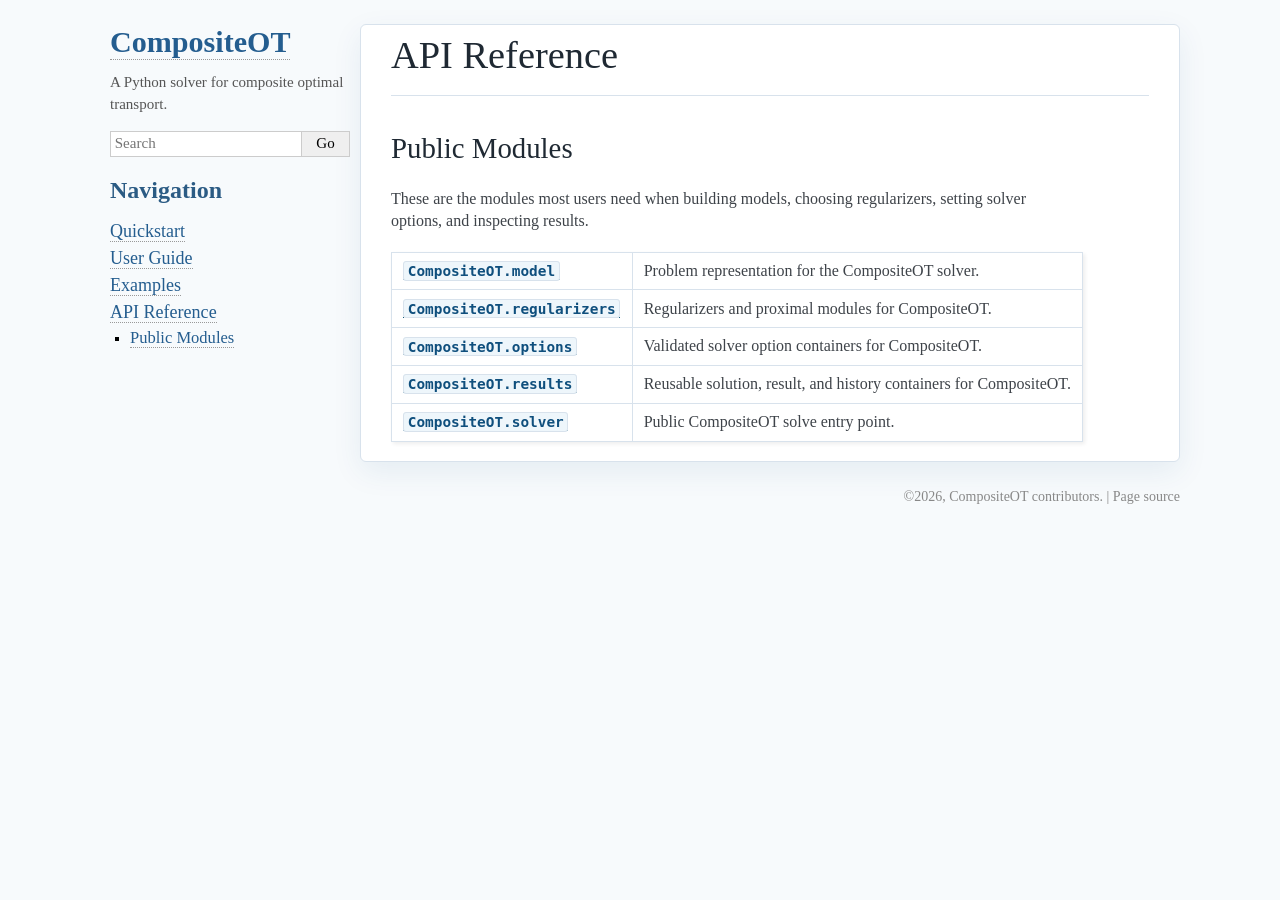
<file: docs/_build/html/api.html>
<!DOCTYPE html>

<html lang="en" data-content_root="./">
  <head>
    <meta charset="utf-8" />
    <meta name="viewport" content="width=device-width, initial-scale=1.0" /><meta name="viewport" content="width=device-width, initial-scale=1" />

    <title>API Reference &#8212; CompositeOT</title>
    <link rel="stylesheet" type="text/css" href="_static/pygments.css?v=5ecbeea2" />
    <link rel="stylesheet" type="text/css" href="_static/basic.css?v=b08954a9" />
    <link rel="stylesheet" type="text/css" href="_static/alabaster.css?v=72f51813" />
    <link rel="stylesheet" type="text/css" href="_static/custom.css?v=6408d415" />
    <script src="_static/documentation_options.js?v=5929fcd5"></script>
    <script src="_static/doctools.js?v=fd6eb6e6"></script>
    <script src="_static/sphinx_highlight.js?v=6ffebe34"></script>
    <link rel="index" title="Index" href="genindex.html" />
    <link rel="search" title="Search" href="search.html" />
    <link rel="next" title="CompositeOT.model" href="generated/CompositeOT.model.html" />
    <link rel="prev" title="Examples" href="examples.html" />
   
  <link rel="stylesheet" href="_static/custom.css" type="text/css" />
  

  
  

  </head><body>
  <div class="document">
    
      <div class="sphinxsidebar" role="navigation" aria-label="Main">
        <div class="sphinxsidebarwrapper">
<h1 class="logo"><a href="index.html">CompositeOT</a></h1>



<p class="blurb">A Python solver for composite optimal transport.</p>







<search id="searchbox" style="display: none" role="search">
    <div class="searchformwrapper">
    <form class="search" action="search.html" method="get">
      <input type="text" name="q" aria-labelledby="searchlabel" autocomplete="off" autocorrect="off" autocapitalize="off" spellcheck="false" placeholder="Search"/>
      <input type="submit" value="Go" />
    </form>
    </div>
</search>
<script>document.getElementById('searchbox').style.display = "block"</script><h3>Navigation</h3>
<ul class="current">
<li class="toctree-l1"><a class="reference internal" href="quickstart.html">Quickstart</a></li>
<li class="toctree-l1"><a class="reference internal" href="user_guide.html">User Guide</a></li>
<li class="toctree-l1"><a class="reference internal" href="examples.html">Examples</a></li>
<li class="toctree-l1 current"><a class="current reference internal" href="#">API Reference</a><ul>
<li class="toctree-l2"><a class="reference internal" href="#public-modules">Public Modules</a></li>
</ul>
</li>
</ul>

<div class="relations">
<h3>Related Topics</h3>
<ul>
  <li><a href="index.html">Documentation overview</a><ul>
      <li>Previous: <a href="examples.html" title="previous chapter">Examples</a></li>
      <li>Next: <a href="generated/CompositeOT.model.html" title="next chapter">CompositeOT.model</a></li>
  </ul></li>
</ul>
</div>








        </div>
      </div>
      <div class="documentwrapper">
        <div class="bodywrapper">
          

          <div class="body" role="main">
            
  <section id="api-reference">
<h1>API Reference<a class="headerlink" href="#api-reference" title="Link to this heading">¶</a></h1>
<section id="public-modules">
<h2>Public Modules<a class="headerlink" href="#public-modules" title="Link to this heading">¶</a></h2>
<p>These are the modules most users need when building models, choosing
regularizers, setting solver options, and inspecting results.</p>
<table class="autosummary longtable docutils align-default">
<tbody>
<tr class="row-odd"><td><p><a class="reference internal" href="generated/CompositeOT.model.html#module-CompositeOT.model" title="CompositeOT.model"><code class="xref py py-obj docutils literal notranslate"><span class="pre">CompositeOT.model</span></code></a></p></td>
<td><p>Problem representation for the CompositeOT solver.</p></td>
</tr>
<tr class="row-even"><td><p><a class="reference internal" href="generated/CompositeOT.regularizers.html#module-CompositeOT.regularizers" title="CompositeOT.regularizers"><code class="xref py py-obj docutils literal notranslate"><span class="pre">CompositeOT.regularizers</span></code></a></p></td>
<td><p>Regularizers and proximal modules for CompositeOT.</p></td>
</tr>
<tr class="row-odd"><td><p><a class="reference internal" href="generated/CompositeOT.options.html#module-CompositeOT.options" title="CompositeOT.options"><code class="xref py py-obj docutils literal notranslate"><span class="pre">CompositeOT.options</span></code></a></p></td>
<td><p>Validated solver option containers for CompositeOT.</p></td>
</tr>
<tr class="row-even"><td><p><a class="reference internal" href="generated/CompositeOT.results.html#module-CompositeOT.results" title="CompositeOT.results"><code class="xref py py-obj docutils literal notranslate"><span class="pre">CompositeOT.results</span></code></a></p></td>
<td><p>Reusable solution, result, and history containers for CompositeOT.</p></td>
</tr>
<tr class="row-odd"><td><p><a class="reference internal" href="generated/CompositeOT.solver.html#module-CompositeOT.solver" title="CompositeOT.solver"><code class="xref py py-obj docutils literal notranslate"><span class="pre">CompositeOT.solver</span></code></a></p></td>
<td><p>Public CompositeOT solve entry point.</p></td>
</tr>
</tbody>
</table>
</section>
</section>


          </div>
          
        </div>
      </div>
    <div class="clearer"></div>
  </div>
    <div class="footer">
      &#169;2026, CompositeOT contributors.
      
      |
      <a href="_sources/api.rst.txt"
          rel="nofollow">Page source</a>
    </div>

    

    
  </body>
</html>
</file>
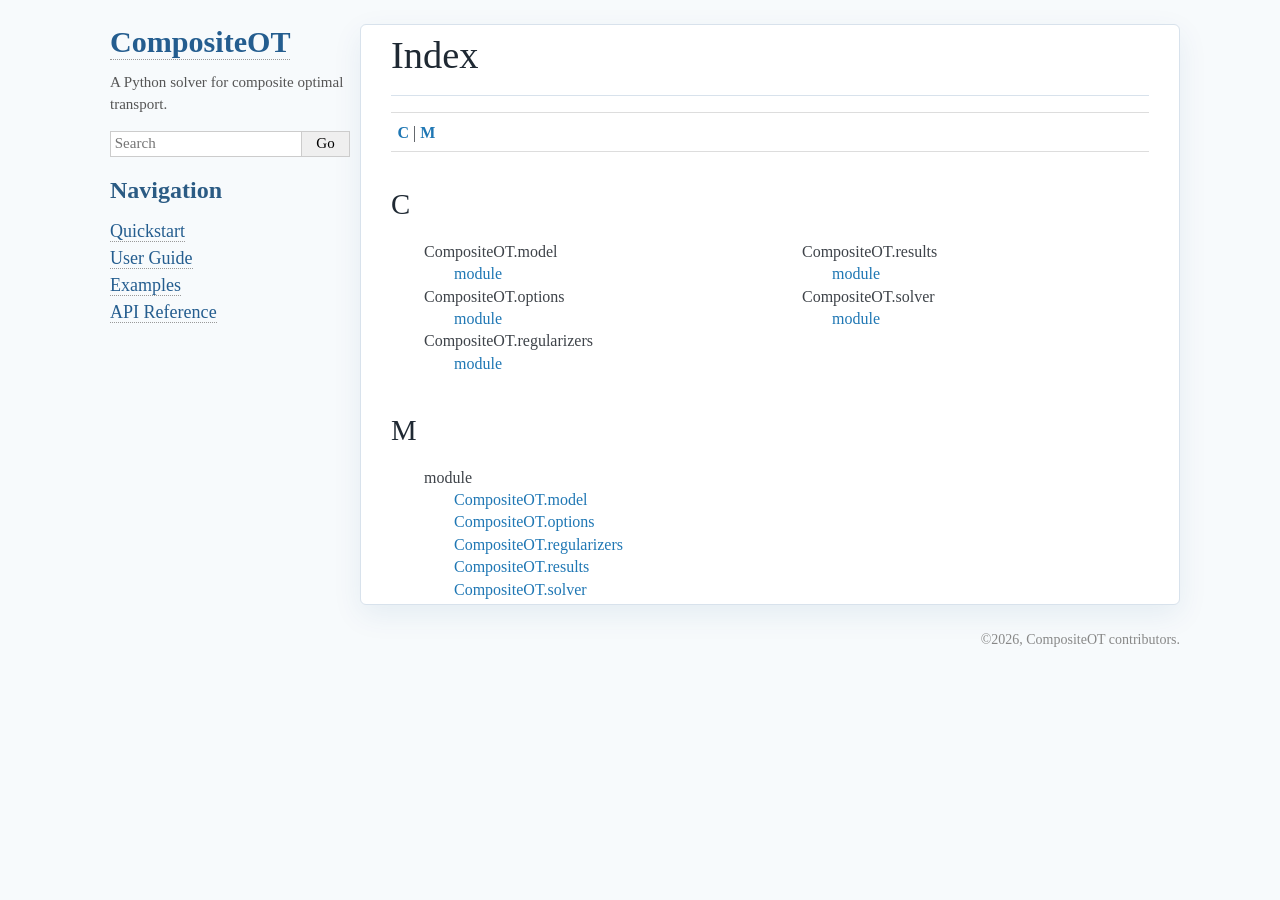
<file: docs/_build/html/genindex.html>
<!DOCTYPE html>

<html lang="en" data-content_root="./">
  <head>
    <meta charset="utf-8" />
    <meta name="viewport" content="width=device-width, initial-scale=1.0" />
    <title>Index &#8212; CompositeOT</title>
    <link rel="stylesheet" type="text/css" href="_static/pygments.css?v=5ecbeea2" />
    <link rel="stylesheet" type="text/css" href="_static/basic.css?v=b08954a9" />
    <link rel="stylesheet" type="text/css" href="_static/alabaster.css?v=72f51813" />
    <link rel="stylesheet" type="text/css" href="_static/custom.css?v=6408d415" />
    <script src="_static/documentation_options.js?v=5929fcd5"></script>
    <script src="_static/doctools.js?v=fd6eb6e6"></script>
    <script src="_static/sphinx_highlight.js?v=6ffebe34"></script>
    <link rel="index" title="Index" href="#" />
    <link rel="search" title="Search" href="search.html" />
   
  <link rel="stylesheet" href="_static/custom.css" type="text/css" />
  

  
  

  </head><body>
  <div class="document">
    
      <div class="sphinxsidebar" role="navigation" aria-label="Main">
        <div class="sphinxsidebarwrapper">
<h1 class="logo"><a href="index.html">CompositeOT</a></h1>



<p class="blurb">A Python solver for composite optimal transport.</p>







<search id="searchbox" style="display: none" role="search">
    <div class="searchformwrapper">
    <form class="search" action="search.html" method="get">
      <input type="text" name="q" aria-labelledby="searchlabel" autocomplete="off" autocorrect="off" autocapitalize="off" spellcheck="false" placeholder="Search"/>
      <input type="submit" value="Go" />
    </form>
    </div>
</search>
<script>document.getElementById('searchbox').style.display = "block"</script><h3>Navigation</h3>
<ul>
<li class="toctree-l1"><a class="reference internal" href="quickstart.html">Quickstart</a></li>
<li class="toctree-l1"><a class="reference internal" href="user_guide.html">User Guide</a></li>
<li class="toctree-l1"><a class="reference internal" href="examples.html">Examples</a></li>
<li class="toctree-l1"><a class="reference internal" href="api.html">API Reference</a></li>
</ul>

<div class="relations">
<h3>Related Topics</h3>
<ul>
  <li><a href="index.html">Documentation overview</a><ul>
  </ul></li>
</ul>
</div>








        </div>
      </div>
      <div class="documentwrapper">
        <div class="bodywrapper">
          

          <div class="body" role="main">
            

<h1 id="index">Index</h1>

<div class="genindex-jumpbox">
 <a href="#C"><strong>C</strong></a>
 | <a href="#M"><strong>M</strong></a>
 
</div>
<h2 id="C">C</h2>
<table style="width: 100%" class="indextable genindextable"><tr>
  <td style="width: 33%; vertical-align: top;"><ul>
      <li>
    CompositeOT.model

      <ul>
        <li><a href="generated/CompositeOT.model.html#module-CompositeOT.model">module</a>
</li>
      </ul></li>
      <li>
    CompositeOT.options

      <ul>
        <li><a href="generated/CompositeOT.options.html#module-CompositeOT.options">module</a>
</li>
      </ul></li>
      <li>
    CompositeOT.regularizers

      <ul>
        <li><a href="generated/CompositeOT.regularizers.html#module-CompositeOT.regularizers">module</a>
</li>
      </ul></li>
  </ul></td>
  <td style="width: 33%; vertical-align: top;"><ul>
      <li>
    CompositeOT.results

      <ul>
        <li><a href="generated/CompositeOT.results.html#module-CompositeOT.results">module</a>
</li>
      </ul></li>
      <li>
    CompositeOT.solver

      <ul>
        <li><a href="generated/CompositeOT.solver.html#module-CompositeOT.solver">module</a>
</li>
      </ul></li>
  </ul></td>
</tr></table>

<h2 id="M">M</h2>
<table style="width: 100%" class="indextable genindextable"><tr>
  <td style="width: 33%; vertical-align: top;"><ul>
      <li>
    module

      <ul>
        <li><a href="generated/CompositeOT.model.html#module-CompositeOT.model">CompositeOT.model</a>
</li>
        <li><a href="generated/CompositeOT.options.html#module-CompositeOT.options">CompositeOT.options</a>
</li>
        <li><a href="generated/CompositeOT.regularizers.html#module-CompositeOT.regularizers">CompositeOT.regularizers</a>
</li>
        <li><a href="generated/CompositeOT.results.html#module-CompositeOT.results">CompositeOT.results</a>
</li>
        <li><a href="generated/CompositeOT.solver.html#module-CompositeOT.solver">CompositeOT.solver</a>
</li>
      </ul></li>
  </ul></td>
</tr></table>



          </div>
          
        </div>
      </div>
    <div class="clearer"></div>
  </div>
    <div class="footer">
      &#169;2026, CompositeOT contributors.
      
    </div>

    

    
  </body>
</html>
</file>
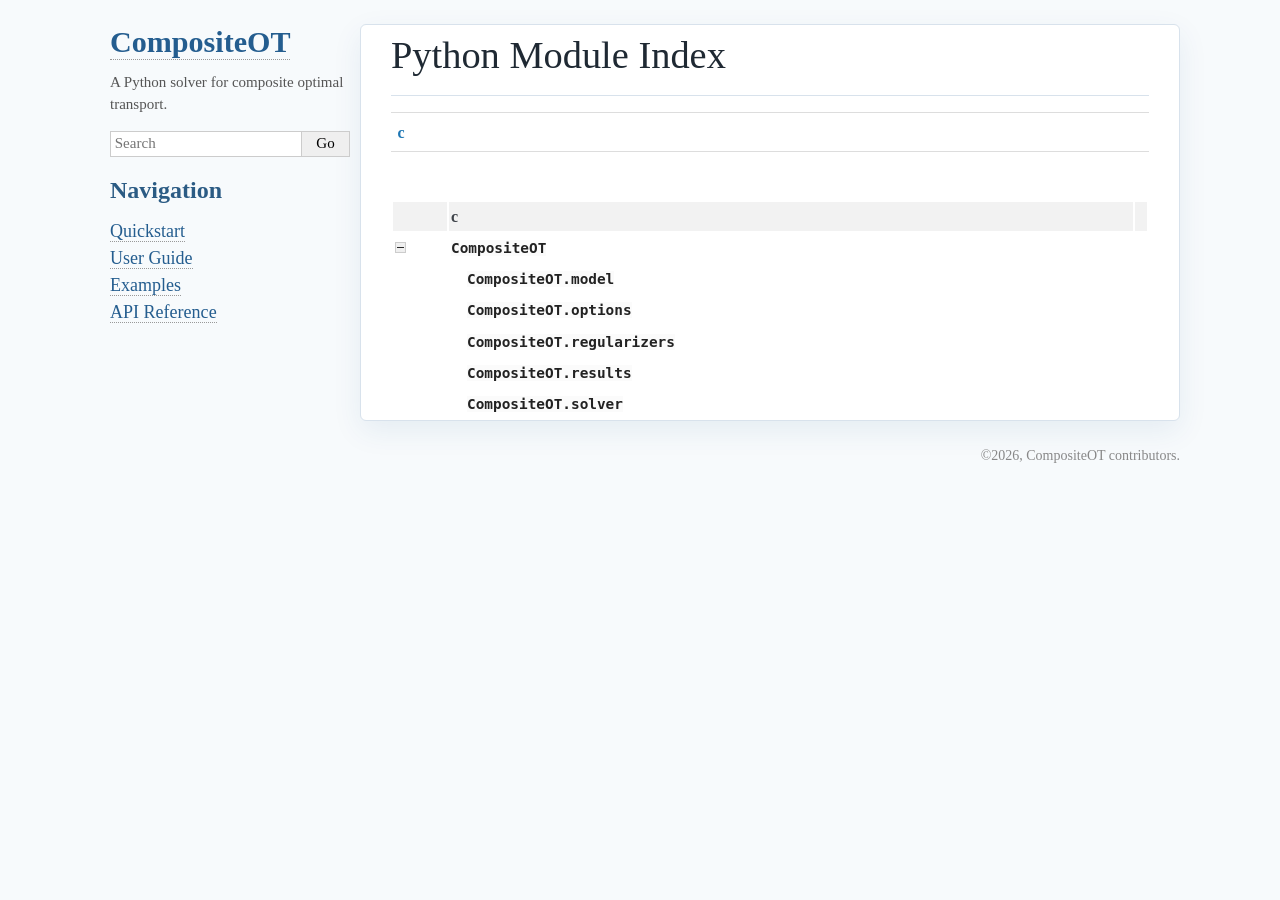
<file: docs/_build/html/py-modindex.html>
<!DOCTYPE html>

<html lang="en" data-content_root="./">
  <head>
    <meta charset="utf-8" />
    <meta name="viewport" content="width=device-width, initial-scale=1.0" />
    <title>Python Module Index &#8212; CompositeOT</title>
    <link rel="stylesheet" type="text/css" href="_static/pygments.css?v=5ecbeea2" />
    <link rel="stylesheet" type="text/css" href="_static/basic.css?v=b08954a9" />
    <link rel="stylesheet" type="text/css" href="_static/alabaster.css?v=72f51813" />
    <link rel="stylesheet" type="text/css" href="_static/custom.css?v=6408d415" />
    <script src="_static/documentation_options.js?v=5929fcd5"></script>
    <script src="_static/doctools.js?v=fd6eb6e6"></script>
    <script src="_static/sphinx_highlight.js?v=6ffebe34"></script>
    <link rel="index" title="Index" href="genindex.html" />
    <link rel="search" title="Search" href="search.html" />

   
  <link rel="stylesheet" href="_static/custom.css" type="text/css" />
  

  
  



  </head><body>
  <div class="document">
    
      <div class="sphinxsidebar" role="navigation" aria-label="Main">
        <div class="sphinxsidebarwrapper">
<h1 class="logo"><a href="index.html">CompositeOT</a></h1>



<p class="blurb">A Python solver for composite optimal transport.</p>







<search id="searchbox" style="display: none" role="search">
    <div class="searchformwrapper">
    <form class="search" action="search.html" method="get">
      <input type="text" name="q" aria-labelledby="searchlabel" autocomplete="off" autocorrect="off" autocapitalize="off" spellcheck="false" placeholder="Search"/>
      <input type="submit" value="Go" />
    </form>
    </div>
</search>
<script>document.getElementById('searchbox').style.display = "block"</script><h3>Navigation</h3>
<ul>
<li class="toctree-l1"><a class="reference internal" href="quickstart.html">Quickstart</a></li>
<li class="toctree-l1"><a class="reference internal" href="user_guide.html">User Guide</a></li>
<li class="toctree-l1"><a class="reference internal" href="examples.html">Examples</a></li>
<li class="toctree-l1"><a class="reference internal" href="api.html">API Reference</a></li>
</ul>

<div class="relations">
<h3>Related Topics</h3>
<ul>
  <li><a href="index.html">Documentation overview</a><ul>
  </ul></li>
</ul>
</div>








        </div>
      </div>
      <div class="documentwrapper">
        <div class="bodywrapper">
          

          <div class="body" role="main">
            

   <h1>Python Module Index</h1>

   <div class="modindex-jumpbox">
   <a href="#cap-c"><strong>c</strong></a>
   </div>

   <table class="indextable modindextable">
     <tr class="pcap"><td></td><td>&#160;</td><td></td></tr>
     <tr class="cap" id="cap-c"><td></td><td>
       <strong>c</strong></td><td></td></tr>
     <tr>
       <td><img src="_static/minus.png" class="toggler"
              id="toggle-1" style="display: none" alt="-" /></td>
       <td>
       <code class="xref">CompositeOT</code></td><td>
       <em></em></td></tr>
     <tr class="cg-1">
       <td></td>
       <td>&#160;&#160;&#160;
       <a href="generated/CompositeOT.model.html#module-CompositeOT.model"><code class="xref">CompositeOT.model</code></a></td><td>
       <em></em></td></tr>
     <tr class="cg-1">
       <td></td>
       <td>&#160;&#160;&#160;
       <a href="generated/CompositeOT.options.html#module-CompositeOT.options"><code class="xref">CompositeOT.options</code></a></td><td>
       <em></em></td></tr>
     <tr class="cg-1">
       <td></td>
       <td>&#160;&#160;&#160;
       <a href="generated/CompositeOT.regularizers.html#module-CompositeOT.regularizers"><code class="xref">CompositeOT.regularizers</code></a></td><td>
       <em></em></td></tr>
     <tr class="cg-1">
       <td></td>
       <td>&#160;&#160;&#160;
       <a href="generated/CompositeOT.results.html#module-CompositeOT.results"><code class="xref">CompositeOT.results</code></a></td><td>
       <em></em></td></tr>
     <tr class="cg-1">
       <td></td>
       <td>&#160;&#160;&#160;
       <a href="generated/CompositeOT.solver.html#module-CompositeOT.solver"><code class="xref">CompositeOT.solver</code></a></td><td>
       <em></em></td></tr>
   </table>


          </div>
          
        </div>
      </div>
    <div class="clearer"></div>
  </div>
    <div class="footer">
      &#169;2026, CompositeOT contributors.
      
    </div>

    

    
  </body>
</html>
</file>
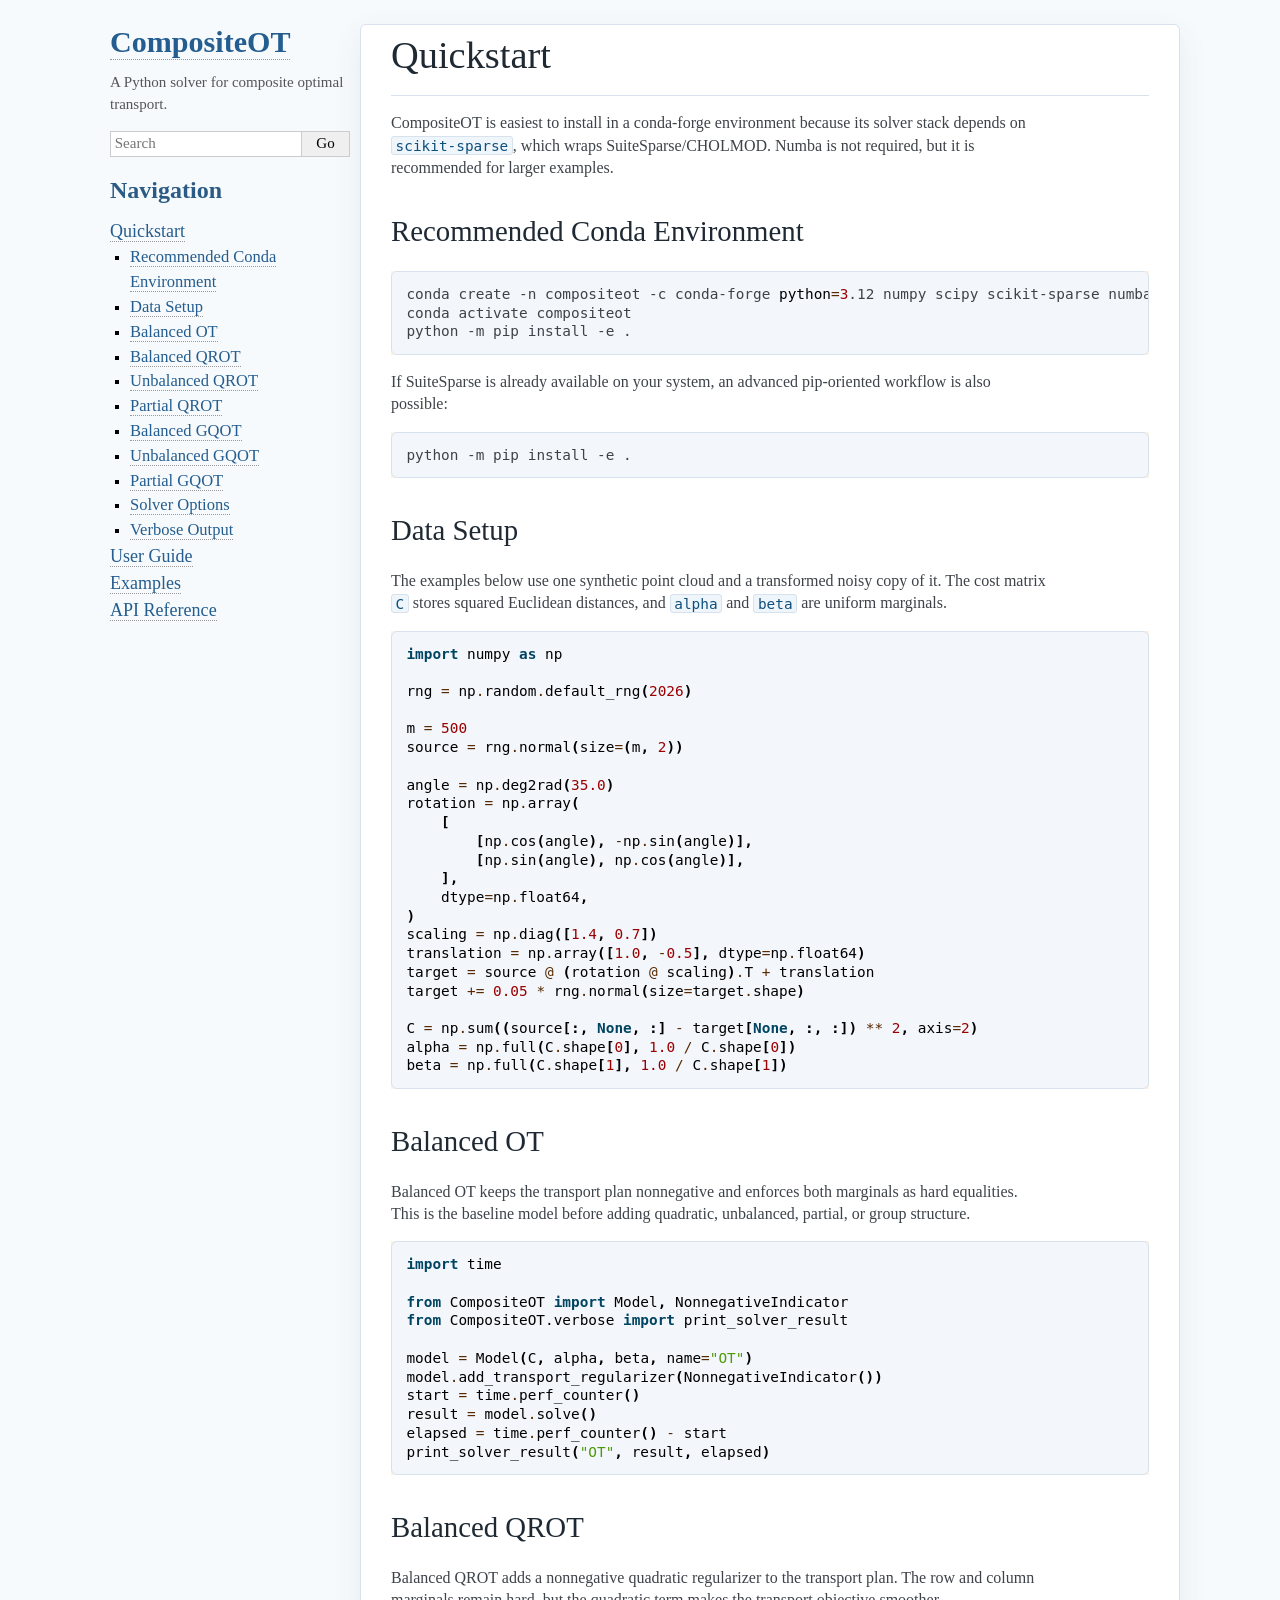
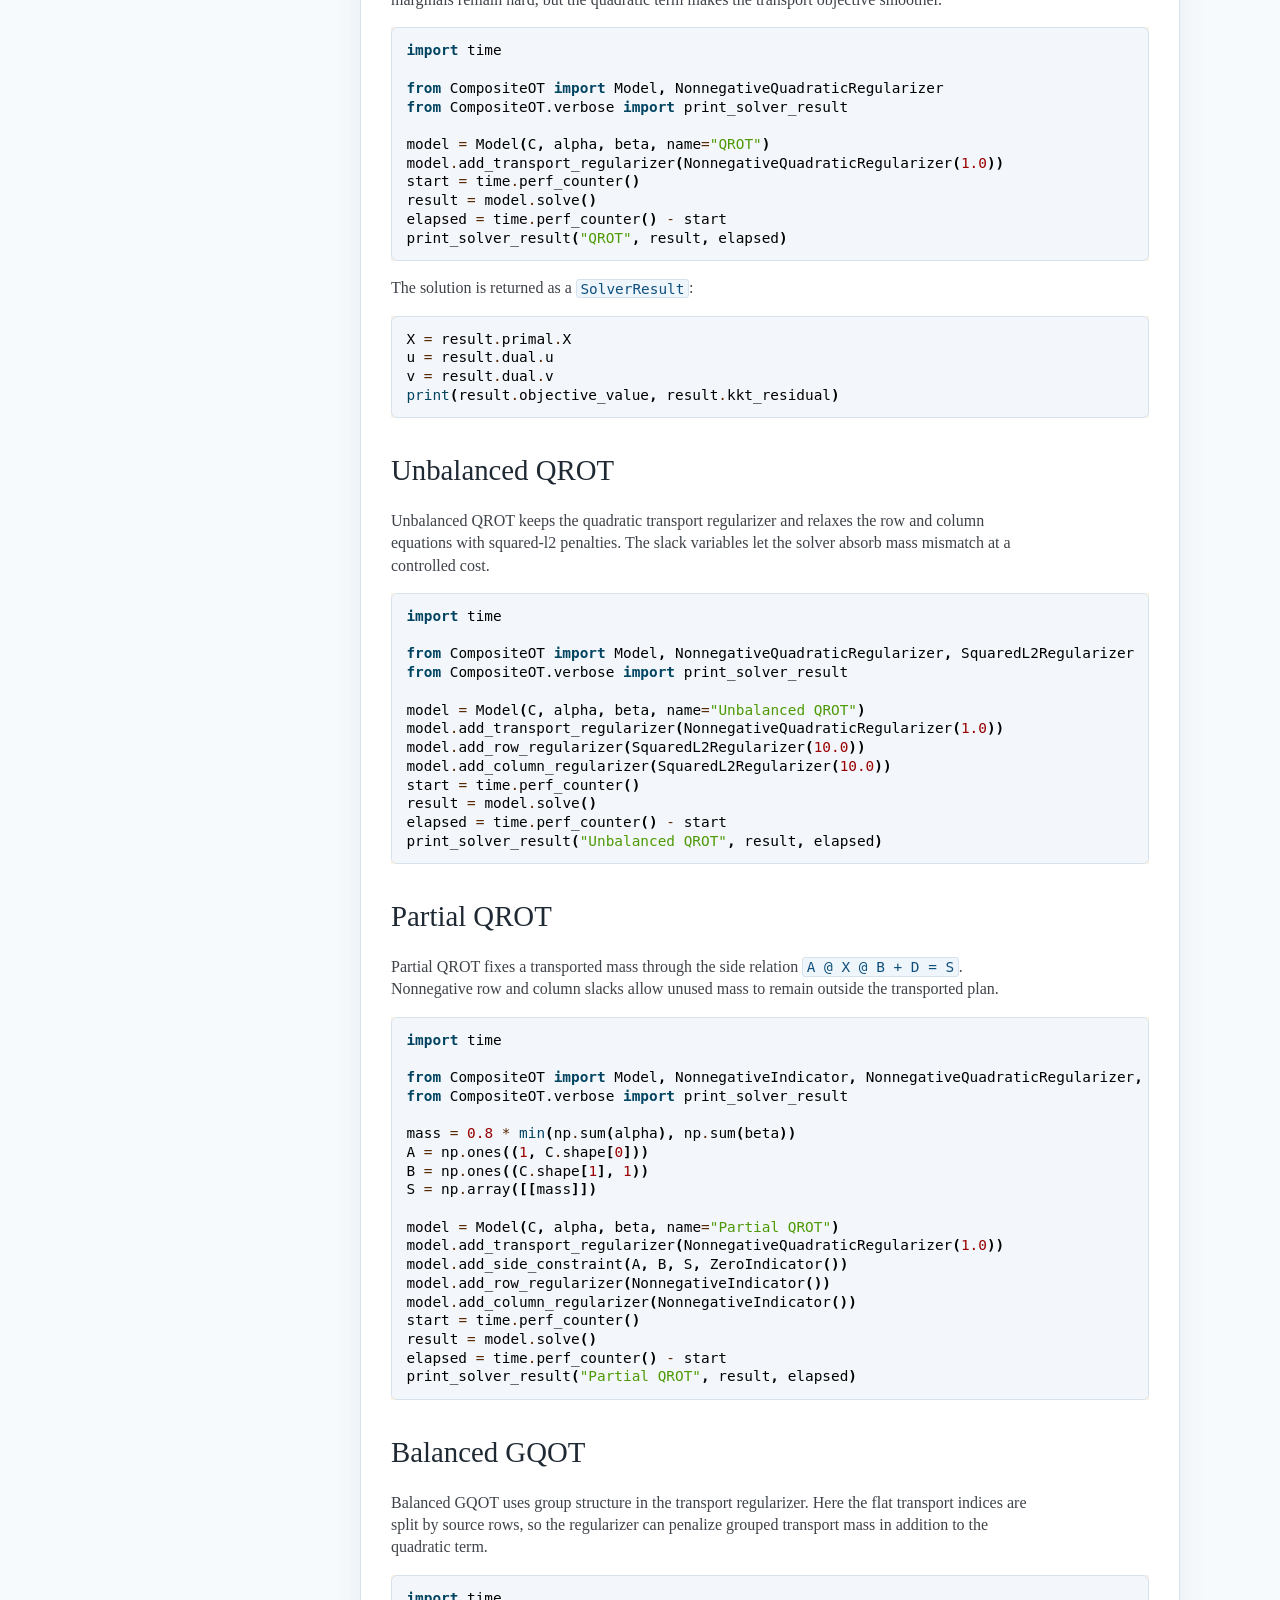
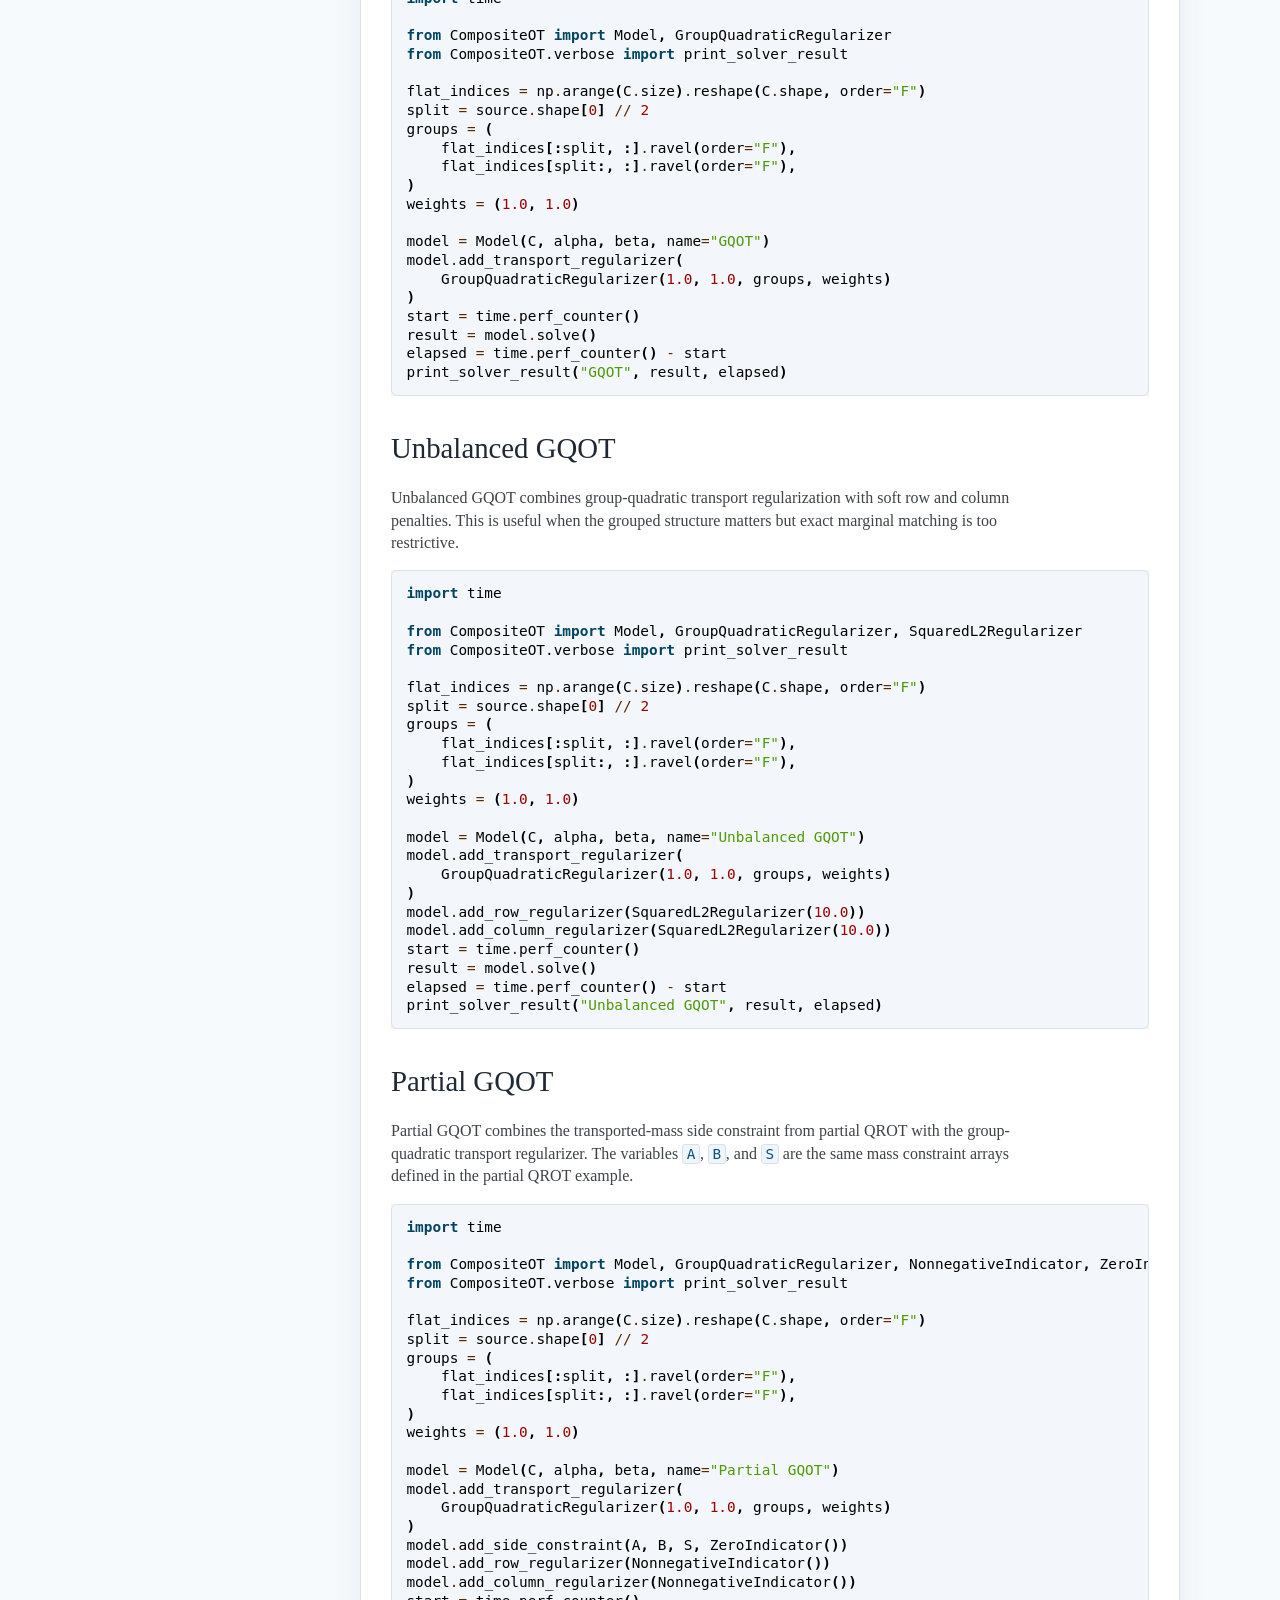
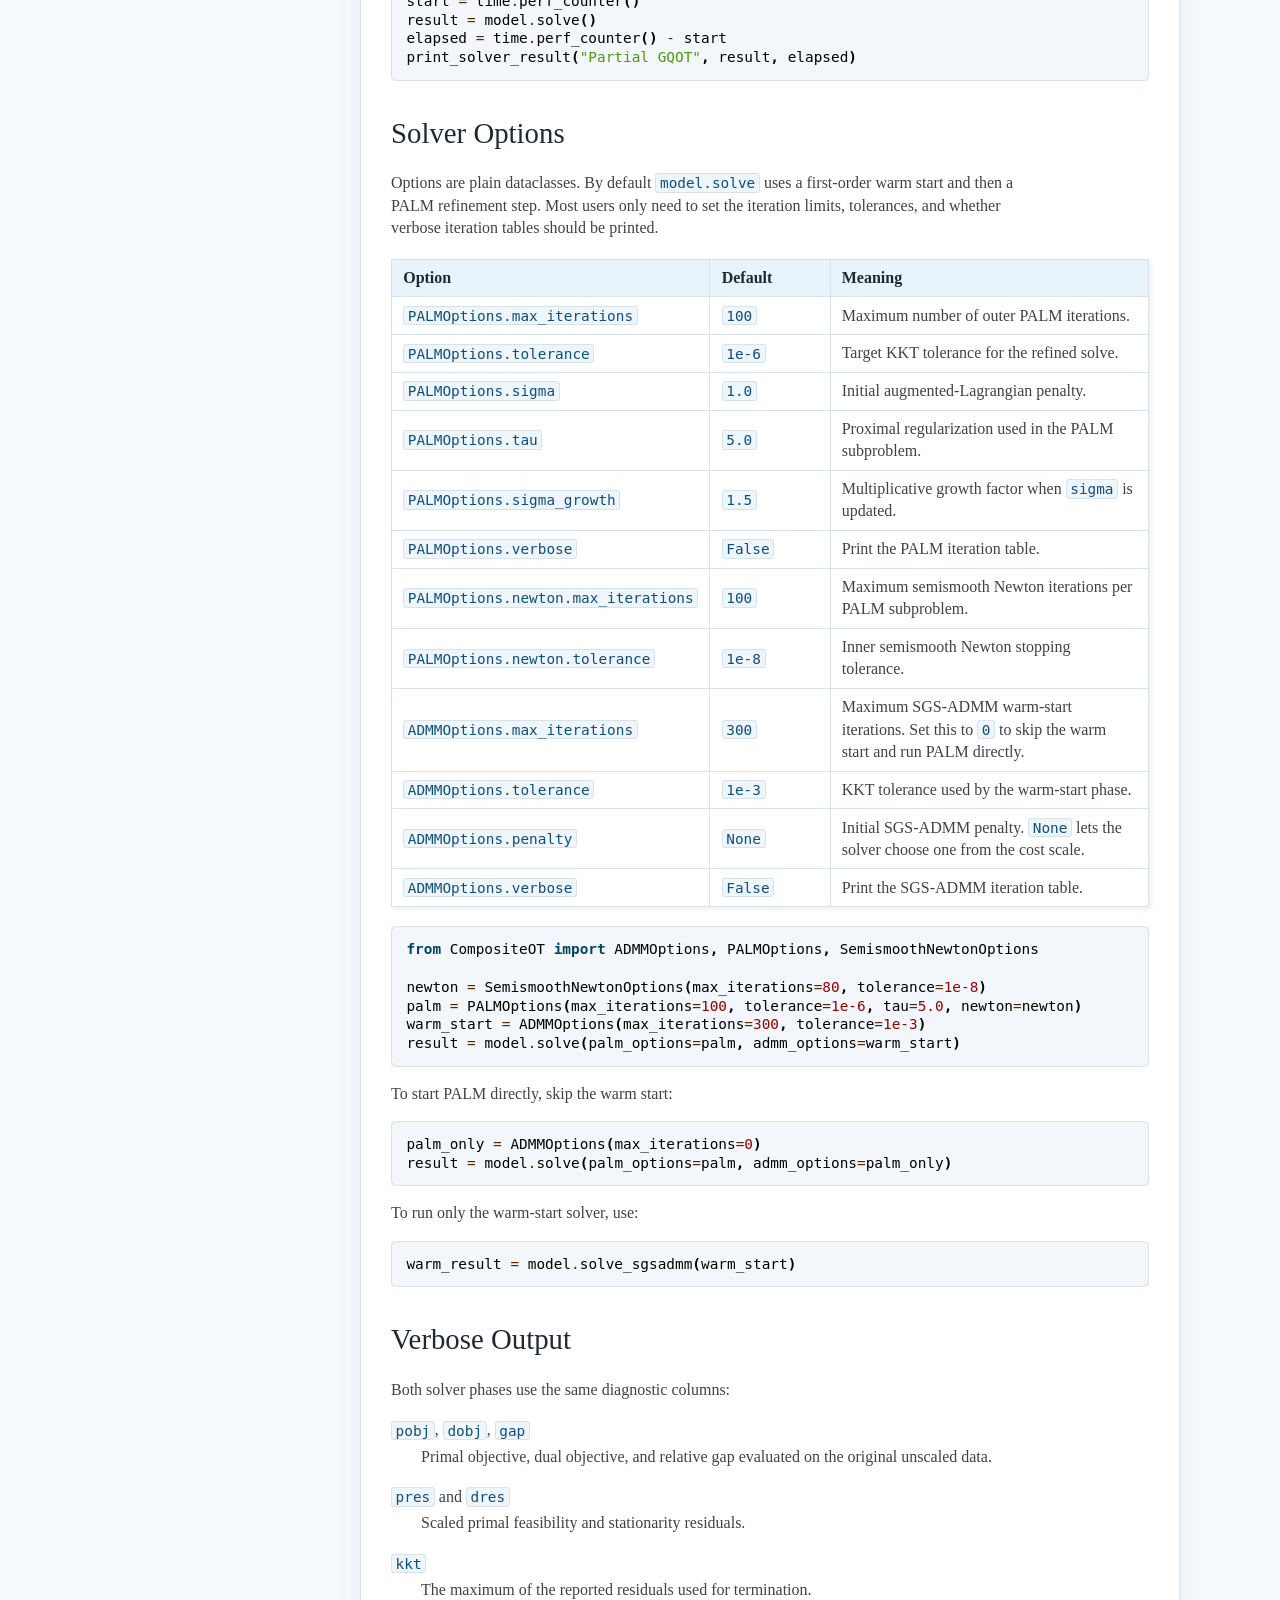
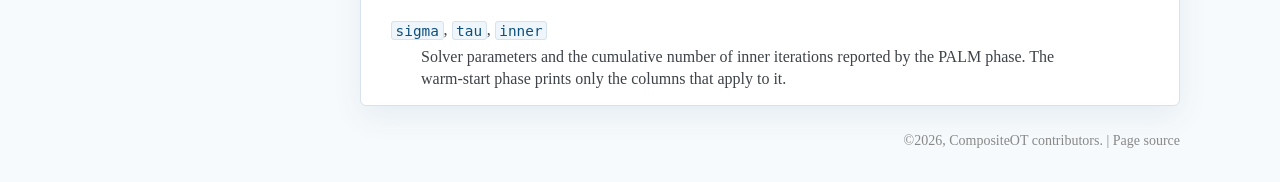
<file: docs/_build/html/quickstart.html>
<!DOCTYPE html>

<html lang="en" data-content_root="./">
  <head>
    <meta charset="utf-8" />
    <meta name="viewport" content="width=device-width, initial-scale=1.0" /><meta name="viewport" content="width=device-width, initial-scale=1" />

    <title>Quickstart &#8212; CompositeOT</title>
    <link rel="stylesheet" type="text/css" href="_static/pygments.css?v=5ecbeea2" />
    <link rel="stylesheet" type="text/css" href="_static/basic.css?v=b08954a9" />
    <link rel="stylesheet" type="text/css" href="_static/alabaster.css?v=72f51813" />
    <link rel="stylesheet" type="text/css" href="_static/custom.css?v=6408d415" />
    <script src="_static/documentation_options.js?v=5929fcd5"></script>
    <script src="_static/doctools.js?v=fd6eb6e6"></script>
    <script src="_static/sphinx_highlight.js?v=6ffebe34"></script>
    <link rel="index" title="Index" href="genindex.html" />
    <link rel="search" title="Search" href="search.html" />
    <link rel="next" title="User Guide" href="user_guide.html" />
    <link rel="prev" title="CompositeOT" href="index.html" />
   
  <link rel="stylesheet" href="_static/custom.css" type="text/css" />
  

  
  

  </head><body>
  <div class="document">
    
      <div class="sphinxsidebar" role="navigation" aria-label="Main">
        <div class="sphinxsidebarwrapper">
<h1 class="logo"><a href="index.html">CompositeOT</a></h1>



<p class="blurb">A Python solver for composite optimal transport.</p>







<search id="searchbox" style="display: none" role="search">
    <div class="searchformwrapper">
    <form class="search" action="search.html" method="get">
      <input type="text" name="q" aria-labelledby="searchlabel" autocomplete="off" autocorrect="off" autocapitalize="off" spellcheck="false" placeholder="Search"/>
      <input type="submit" value="Go" />
    </form>
    </div>
</search>
<script>document.getElementById('searchbox').style.display = "block"</script><h3>Navigation</h3>
<ul class="current">
<li class="toctree-l1 current"><a class="current reference internal" href="#">Quickstart</a><ul>
<li class="toctree-l2"><a class="reference internal" href="#recommended-conda-environment">Recommended Conda Environment</a></li>
<li class="toctree-l2"><a class="reference internal" href="#data-setup">Data Setup</a></li>
<li class="toctree-l2"><a class="reference internal" href="#balanced-ot">Balanced OT</a></li>
<li class="toctree-l2"><a class="reference internal" href="#balanced-qrot">Balanced QROT</a></li>
<li class="toctree-l2"><a class="reference internal" href="#unbalanced-qrot">Unbalanced QROT</a></li>
<li class="toctree-l2"><a class="reference internal" href="#partial-qrot">Partial QROT</a></li>
<li class="toctree-l2"><a class="reference internal" href="#balanced-gqot">Balanced GQOT</a></li>
<li class="toctree-l2"><a class="reference internal" href="#unbalanced-gqot">Unbalanced GQOT</a></li>
<li class="toctree-l2"><a class="reference internal" href="#partial-gqot">Partial GQOT</a></li>
<li class="toctree-l2"><a class="reference internal" href="#solver-options">Solver Options</a></li>
<li class="toctree-l2"><a class="reference internal" href="#verbose-output">Verbose Output</a></li>
</ul>
</li>
<li class="toctree-l1"><a class="reference internal" href="user_guide.html">User Guide</a></li>
<li class="toctree-l1"><a class="reference internal" href="examples.html">Examples</a></li>
<li class="toctree-l1"><a class="reference internal" href="api.html">API Reference</a></li>
</ul>

<div class="relations">
<h3>Related Topics</h3>
<ul>
  <li><a href="index.html">Documentation overview</a><ul>
      <li>Previous: <a href="index.html" title="previous chapter">CompositeOT</a></li>
      <li>Next: <a href="user_guide.html" title="next chapter">User Guide</a></li>
  </ul></li>
</ul>
</div>








        </div>
      </div>
      <div class="documentwrapper">
        <div class="bodywrapper">
          

          <div class="body" role="main">
            
  <section id="quickstart">
<h1>Quickstart<a class="headerlink" href="#quickstart" title="Link to this heading">¶</a></h1>
<p>CompositeOT is easiest to install in a conda-forge environment because its
solver stack depends on <code class="docutils literal notranslate"><span class="pre">scikit-sparse</span></code>, which wraps SuiteSparse/CHOLMOD.
Numba is not required, but it is recommended for larger examples.</p>
<section id="recommended-conda-environment">
<h2>Recommended Conda Environment<a class="headerlink" href="#recommended-conda-environment" title="Link to this heading">¶</a></h2>
<div class="highlight-bash notranslate"><div class="highlight"><pre><span></span>conda<span class="w"> </span>create<span class="w"> </span>-n<span class="w"> </span>compositeot<span class="w"> </span>-c<span class="w"> </span>conda-forge<span class="w"> </span><span class="nv">python</span><span class="o">=</span><span class="m">3</span>.12<span class="w"> </span>numpy<span class="w"> </span>scipy<span class="w"> </span>scikit-sparse<span class="w"> </span>numba
conda<span class="w"> </span>activate<span class="w"> </span>compositeot
python<span class="w"> </span>-m<span class="w"> </span>pip<span class="w"> </span>install<span class="w"> </span>-e<span class="w"> </span>.
</pre></div>
</div>
<p>If SuiteSparse is already available on your system, an advanced pip-oriented
workflow is also possible:</p>
<div class="highlight-bash notranslate"><div class="highlight"><pre><span></span>python<span class="w"> </span>-m<span class="w"> </span>pip<span class="w"> </span>install<span class="w"> </span>-e<span class="w"> </span>.
</pre></div>
</div>
</section>
<section id="data-setup">
<h2>Data Setup<a class="headerlink" href="#data-setup" title="Link to this heading">¶</a></h2>
<p>The examples below use one synthetic point cloud and a transformed noisy copy
of it. The cost matrix <code class="docutils literal notranslate"><span class="pre">C</span></code> stores squared Euclidean distances, and <code class="docutils literal notranslate"><span class="pre">alpha</span></code>
and <code class="docutils literal notranslate"><span class="pre">beta</span></code> are uniform marginals.</p>
<div class="highlight-python notranslate"><div class="highlight"><pre><span></span><span class="kn">import</span><span class="w"> </span><span class="nn">numpy</span><span class="w"> </span><span class="k">as</span><span class="w"> </span><span class="nn">np</span>

<span class="n">rng</span> <span class="o">=</span> <span class="n">np</span><span class="o">.</span><span class="n">random</span><span class="o">.</span><span class="n">default_rng</span><span class="p">(</span><span class="mi">2026</span><span class="p">)</span>

<span class="n">m</span> <span class="o">=</span> <span class="mi">500</span>
<span class="n">source</span> <span class="o">=</span> <span class="n">rng</span><span class="o">.</span><span class="n">normal</span><span class="p">(</span><span class="n">size</span><span class="o">=</span><span class="p">(</span><span class="n">m</span><span class="p">,</span> <span class="mi">2</span><span class="p">))</span>

<span class="n">angle</span> <span class="o">=</span> <span class="n">np</span><span class="o">.</span><span class="n">deg2rad</span><span class="p">(</span><span class="mf">35.0</span><span class="p">)</span>
<span class="n">rotation</span> <span class="o">=</span> <span class="n">np</span><span class="o">.</span><span class="n">array</span><span class="p">(</span>
    <span class="p">[</span>
        <span class="p">[</span><span class="n">np</span><span class="o">.</span><span class="n">cos</span><span class="p">(</span><span class="n">angle</span><span class="p">),</span> <span class="o">-</span><span class="n">np</span><span class="o">.</span><span class="n">sin</span><span class="p">(</span><span class="n">angle</span><span class="p">)],</span>
        <span class="p">[</span><span class="n">np</span><span class="o">.</span><span class="n">sin</span><span class="p">(</span><span class="n">angle</span><span class="p">),</span> <span class="n">np</span><span class="o">.</span><span class="n">cos</span><span class="p">(</span><span class="n">angle</span><span class="p">)],</span>
    <span class="p">],</span>
    <span class="n">dtype</span><span class="o">=</span><span class="n">np</span><span class="o">.</span><span class="n">float64</span><span class="p">,</span>
<span class="p">)</span>
<span class="n">scaling</span> <span class="o">=</span> <span class="n">np</span><span class="o">.</span><span class="n">diag</span><span class="p">([</span><span class="mf">1.4</span><span class="p">,</span> <span class="mf">0.7</span><span class="p">])</span>
<span class="n">translation</span> <span class="o">=</span> <span class="n">np</span><span class="o">.</span><span class="n">array</span><span class="p">([</span><span class="mf">1.0</span><span class="p">,</span> <span class="o">-</span><span class="mf">0.5</span><span class="p">],</span> <span class="n">dtype</span><span class="o">=</span><span class="n">np</span><span class="o">.</span><span class="n">float64</span><span class="p">)</span>
<span class="n">target</span> <span class="o">=</span> <span class="n">source</span> <span class="o">@</span> <span class="p">(</span><span class="n">rotation</span> <span class="o">@</span> <span class="n">scaling</span><span class="p">)</span><span class="o">.</span><span class="n">T</span> <span class="o">+</span> <span class="n">translation</span>
<span class="n">target</span> <span class="o">+=</span> <span class="mf">0.05</span> <span class="o">*</span> <span class="n">rng</span><span class="o">.</span><span class="n">normal</span><span class="p">(</span><span class="n">size</span><span class="o">=</span><span class="n">target</span><span class="o">.</span><span class="n">shape</span><span class="p">)</span>

<span class="n">C</span> <span class="o">=</span> <span class="n">np</span><span class="o">.</span><span class="n">sum</span><span class="p">((</span><span class="n">source</span><span class="p">[:,</span> <span class="kc">None</span><span class="p">,</span> <span class="p">:]</span> <span class="o">-</span> <span class="n">target</span><span class="p">[</span><span class="kc">None</span><span class="p">,</span> <span class="p">:,</span> <span class="p">:])</span> <span class="o">**</span> <span class="mi">2</span><span class="p">,</span> <span class="n">axis</span><span class="o">=</span><span class="mi">2</span><span class="p">)</span>
<span class="n">alpha</span> <span class="o">=</span> <span class="n">np</span><span class="o">.</span><span class="n">full</span><span class="p">(</span><span class="n">C</span><span class="o">.</span><span class="n">shape</span><span class="p">[</span><span class="mi">0</span><span class="p">],</span> <span class="mf">1.0</span> <span class="o">/</span> <span class="n">C</span><span class="o">.</span><span class="n">shape</span><span class="p">[</span><span class="mi">0</span><span class="p">])</span>
<span class="n">beta</span> <span class="o">=</span> <span class="n">np</span><span class="o">.</span><span class="n">full</span><span class="p">(</span><span class="n">C</span><span class="o">.</span><span class="n">shape</span><span class="p">[</span><span class="mi">1</span><span class="p">],</span> <span class="mf">1.0</span> <span class="o">/</span> <span class="n">C</span><span class="o">.</span><span class="n">shape</span><span class="p">[</span><span class="mi">1</span><span class="p">])</span>
</pre></div>
</div>
</section>
<section id="balanced-ot">
<h2>Balanced OT<a class="headerlink" href="#balanced-ot" title="Link to this heading">¶</a></h2>
<p>Balanced OT keeps the transport plan nonnegative and enforces both marginals
as hard equalities. This is the baseline model before adding quadratic,
unbalanced, partial, or group structure.</p>
<div class="highlight-python notranslate"><div class="highlight"><pre><span></span><span class="kn">import</span><span class="w"> </span><span class="nn">time</span>

<span class="kn">from</span><span class="w"> </span><span class="nn">CompositeOT</span><span class="w"> </span><span class="kn">import</span> <span class="n">Model</span><span class="p">,</span> <span class="n">NonnegativeIndicator</span>
<span class="kn">from</span><span class="w"> </span><span class="nn">CompositeOT.verbose</span><span class="w"> </span><span class="kn">import</span> <span class="n">print_solver_result</span>

<span class="n">model</span> <span class="o">=</span> <span class="n">Model</span><span class="p">(</span><span class="n">C</span><span class="p">,</span> <span class="n">alpha</span><span class="p">,</span> <span class="n">beta</span><span class="p">,</span> <span class="n">name</span><span class="o">=</span><span class="s2">&quot;OT&quot;</span><span class="p">)</span>
<span class="n">model</span><span class="o">.</span><span class="n">add_transport_regularizer</span><span class="p">(</span><span class="n">NonnegativeIndicator</span><span class="p">())</span>
<span class="n">start</span> <span class="o">=</span> <span class="n">time</span><span class="o">.</span><span class="n">perf_counter</span><span class="p">()</span>
<span class="n">result</span> <span class="o">=</span> <span class="n">model</span><span class="o">.</span><span class="n">solve</span><span class="p">()</span>
<span class="n">elapsed</span> <span class="o">=</span> <span class="n">time</span><span class="o">.</span><span class="n">perf_counter</span><span class="p">()</span> <span class="o">-</span> <span class="n">start</span>
<span class="n">print_solver_result</span><span class="p">(</span><span class="s2">&quot;OT&quot;</span><span class="p">,</span> <span class="n">result</span><span class="p">,</span> <span class="n">elapsed</span><span class="p">)</span>
</pre></div>
</div>
</section>
<section id="balanced-qrot">
<h2>Balanced QROT<a class="headerlink" href="#balanced-qrot" title="Link to this heading">¶</a></h2>
<p>Balanced QROT adds a nonnegative quadratic regularizer to the transport plan.
The row and column marginals remain hard, but the quadratic term makes the
transport objective smoother.</p>
<div class="highlight-python notranslate"><div class="highlight"><pre><span></span><span class="kn">import</span><span class="w"> </span><span class="nn">time</span>

<span class="kn">from</span><span class="w"> </span><span class="nn">CompositeOT</span><span class="w"> </span><span class="kn">import</span> <span class="n">Model</span><span class="p">,</span> <span class="n">NonnegativeQuadraticRegularizer</span>
<span class="kn">from</span><span class="w"> </span><span class="nn">CompositeOT.verbose</span><span class="w"> </span><span class="kn">import</span> <span class="n">print_solver_result</span>

<span class="n">model</span> <span class="o">=</span> <span class="n">Model</span><span class="p">(</span><span class="n">C</span><span class="p">,</span> <span class="n">alpha</span><span class="p">,</span> <span class="n">beta</span><span class="p">,</span> <span class="n">name</span><span class="o">=</span><span class="s2">&quot;QROT&quot;</span><span class="p">)</span>
<span class="n">model</span><span class="o">.</span><span class="n">add_transport_regularizer</span><span class="p">(</span><span class="n">NonnegativeQuadraticRegularizer</span><span class="p">(</span><span class="mf">1.0</span><span class="p">))</span>
<span class="n">start</span> <span class="o">=</span> <span class="n">time</span><span class="o">.</span><span class="n">perf_counter</span><span class="p">()</span>
<span class="n">result</span> <span class="o">=</span> <span class="n">model</span><span class="o">.</span><span class="n">solve</span><span class="p">()</span>
<span class="n">elapsed</span> <span class="o">=</span> <span class="n">time</span><span class="o">.</span><span class="n">perf_counter</span><span class="p">()</span> <span class="o">-</span> <span class="n">start</span>
<span class="n">print_solver_result</span><span class="p">(</span><span class="s2">&quot;QROT&quot;</span><span class="p">,</span> <span class="n">result</span><span class="p">,</span> <span class="n">elapsed</span><span class="p">)</span>
</pre></div>
</div>
<p>The solution is returned as a <code class="docutils literal notranslate"><span class="pre">SolverResult</span></code>:</p>
<div class="highlight-python notranslate"><div class="highlight"><pre><span></span><span class="n">X</span> <span class="o">=</span> <span class="n">result</span><span class="o">.</span><span class="n">primal</span><span class="o">.</span><span class="n">X</span>
<span class="n">u</span> <span class="o">=</span> <span class="n">result</span><span class="o">.</span><span class="n">dual</span><span class="o">.</span><span class="n">u</span>
<span class="n">v</span> <span class="o">=</span> <span class="n">result</span><span class="o">.</span><span class="n">dual</span><span class="o">.</span><span class="n">v</span>
<span class="nb">print</span><span class="p">(</span><span class="n">result</span><span class="o">.</span><span class="n">objective_value</span><span class="p">,</span> <span class="n">result</span><span class="o">.</span><span class="n">kkt_residual</span><span class="p">)</span>
</pre></div>
</div>
</section>
<section id="unbalanced-qrot">
<h2>Unbalanced QROT<a class="headerlink" href="#unbalanced-qrot" title="Link to this heading">¶</a></h2>
<p>Unbalanced QROT keeps the quadratic transport regularizer and relaxes the row
and column equations with squared-l2 penalties. The slack variables let the
solver absorb mass mismatch at a controlled cost.</p>
<div class="highlight-python notranslate"><div class="highlight"><pre><span></span><span class="kn">import</span><span class="w"> </span><span class="nn">time</span>

<span class="kn">from</span><span class="w"> </span><span class="nn">CompositeOT</span><span class="w"> </span><span class="kn">import</span> <span class="n">Model</span><span class="p">,</span> <span class="n">NonnegativeQuadraticRegularizer</span><span class="p">,</span> <span class="n">SquaredL2Regularizer</span>
<span class="kn">from</span><span class="w"> </span><span class="nn">CompositeOT.verbose</span><span class="w"> </span><span class="kn">import</span> <span class="n">print_solver_result</span>

<span class="n">model</span> <span class="o">=</span> <span class="n">Model</span><span class="p">(</span><span class="n">C</span><span class="p">,</span> <span class="n">alpha</span><span class="p">,</span> <span class="n">beta</span><span class="p">,</span> <span class="n">name</span><span class="o">=</span><span class="s2">&quot;Unbalanced QROT&quot;</span><span class="p">)</span>
<span class="n">model</span><span class="o">.</span><span class="n">add_transport_regularizer</span><span class="p">(</span><span class="n">NonnegativeQuadraticRegularizer</span><span class="p">(</span><span class="mf">1.0</span><span class="p">))</span>
<span class="n">model</span><span class="o">.</span><span class="n">add_row_regularizer</span><span class="p">(</span><span class="n">SquaredL2Regularizer</span><span class="p">(</span><span class="mf">10.0</span><span class="p">))</span>
<span class="n">model</span><span class="o">.</span><span class="n">add_column_regularizer</span><span class="p">(</span><span class="n">SquaredL2Regularizer</span><span class="p">(</span><span class="mf">10.0</span><span class="p">))</span>
<span class="n">start</span> <span class="o">=</span> <span class="n">time</span><span class="o">.</span><span class="n">perf_counter</span><span class="p">()</span>
<span class="n">result</span> <span class="o">=</span> <span class="n">model</span><span class="o">.</span><span class="n">solve</span><span class="p">()</span>
<span class="n">elapsed</span> <span class="o">=</span> <span class="n">time</span><span class="o">.</span><span class="n">perf_counter</span><span class="p">()</span> <span class="o">-</span> <span class="n">start</span>
<span class="n">print_solver_result</span><span class="p">(</span><span class="s2">&quot;Unbalanced QROT&quot;</span><span class="p">,</span> <span class="n">result</span><span class="p">,</span> <span class="n">elapsed</span><span class="p">)</span>
</pre></div>
</div>
</section>
<section id="partial-qrot">
<h2>Partial QROT<a class="headerlink" href="#partial-qrot" title="Link to this heading">¶</a></h2>
<p>Partial QROT fixes a transported mass through the side relation
<code class="docutils literal notranslate"><span class="pre">A</span> <span class="pre">&#64;</span> <span class="pre">X</span> <span class="pre">&#64;</span> <span class="pre">B</span> <span class="pre">+</span> <span class="pre">D</span> <span class="pre">=</span> <span class="pre">S</span></code>. Nonnegative row and column slacks allow unused mass to
remain outside the transported plan.</p>
<div class="highlight-python notranslate"><div class="highlight"><pre><span></span><span class="kn">import</span><span class="w"> </span><span class="nn">time</span>

<span class="kn">from</span><span class="w"> </span><span class="nn">CompositeOT</span><span class="w"> </span><span class="kn">import</span> <span class="n">Model</span><span class="p">,</span> <span class="n">NonnegativeIndicator</span><span class="p">,</span> <span class="n">NonnegativeQuadraticRegularizer</span><span class="p">,</span> <span class="n">ZeroIndicator</span>
<span class="kn">from</span><span class="w"> </span><span class="nn">CompositeOT.verbose</span><span class="w"> </span><span class="kn">import</span> <span class="n">print_solver_result</span>

<span class="n">mass</span> <span class="o">=</span> <span class="mf">0.8</span> <span class="o">*</span> <span class="nb">min</span><span class="p">(</span><span class="n">np</span><span class="o">.</span><span class="n">sum</span><span class="p">(</span><span class="n">alpha</span><span class="p">),</span> <span class="n">np</span><span class="o">.</span><span class="n">sum</span><span class="p">(</span><span class="n">beta</span><span class="p">))</span>
<span class="n">A</span> <span class="o">=</span> <span class="n">np</span><span class="o">.</span><span class="n">ones</span><span class="p">((</span><span class="mi">1</span><span class="p">,</span> <span class="n">C</span><span class="o">.</span><span class="n">shape</span><span class="p">[</span><span class="mi">0</span><span class="p">]))</span>
<span class="n">B</span> <span class="o">=</span> <span class="n">np</span><span class="o">.</span><span class="n">ones</span><span class="p">((</span><span class="n">C</span><span class="o">.</span><span class="n">shape</span><span class="p">[</span><span class="mi">1</span><span class="p">],</span> <span class="mi">1</span><span class="p">))</span>
<span class="n">S</span> <span class="o">=</span> <span class="n">np</span><span class="o">.</span><span class="n">array</span><span class="p">([[</span><span class="n">mass</span><span class="p">]])</span>

<span class="n">model</span> <span class="o">=</span> <span class="n">Model</span><span class="p">(</span><span class="n">C</span><span class="p">,</span> <span class="n">alpha</span><span class="p">,</span> <span class="n">beta</span><span class="p">,</span> <span class="n">name</span><span class="o">=</span><span class="s2">&quot;Partial QROT&quot;</span><span class="p">)</span>
<span class="n">model</span><span class="o">.</span><span class="n">add_transport_regularizer</span><span class="p">(</span><span class="n">NonnegativeQuadraticRegularizer</span><span class="p">(</span><span class="mf">1.0</span><span class="p">))</span>
<span class="n">model</span><span class="o">.</span><span class="n">add_side_constraint</span><span class="p">(</span><span class="n">A</span><span class="p">,</span> <span class="n">B</span><span class="p">,</span> <span class="n">S</span><span class="p">,</span> <span class="n">ZeroIndicator</span><span class="p">())</span>
<span class="n">model</span><span class="o">.</span><span class="n">add_row_regularizer</span><span class="p">(</span><span class="n">NonnegativeIndicator</span><span class="p">())</span>
<span class="n">model</span><span class="o">.</span><span class="n">add_column_regularizer</span><span class="p">(</span><span class="n">NonnegativeIndicator</span><span class="p">())</span>
<span class="n">start</span> <span class="o">=</span> <span class="n">time</span><span class="o">.</span><span class="n">perf_counter</span><span class="p">()</span>
<span class="n">result</span> <span class="o">=</span> <span class="n">model</span><span class="o">.</span><span class="n">solve</span><span class="p">()</span>
<span class="n">elapsed</span> <span class="o">=</span> <span class="n">time</span><span class="o">.</span><span class="n">perf_counter</span><span class="p">()</span> <span class="o">-</span> <span class="n">start</span>
<span class="n">print_solver_result</span><span class="p">(</span><span class="s2">&quot;Partial QROT&quot;</span><span class="p">,</span> <span class="n">result</span><span class="p">,</span> <span class="n">elapsed</span><span class="p">)</span>
</pre></div>
</div>
</section>
<section id="balanced-gqot">
<h2>Balanced GQOT<a class="headerlink" href="#balanced-gqot" title="Link to this heading">¶</a></h2>
<p>Balanced GQOT uses group structure in the transport regularizer. Here the flat
transport indices are split by source rows, so the regularizer can penalize
grouped transport mass in addition to the quadratic term.</p>
<div class="highlight-python notranslate"><div class="highlight"><pre><span></span><span class="kn">import</span><span class="w"> </span><span class="nn">time</span>

<span class="kn">from</span><span class="w"> </span><span class="nn">CompositeOT</span><span class="w"> </span><span class="kn">import</span> <span class="n">Model</span><span class="p">,</span> <span class="n">GroupQuadraticRegularizer</span>
<span class="kn">from</span><span class="w"> </span><span class="nn">CompositeOT.verbose</span><span class="w"> </span><span class="kn">import</span> <span class="n">print_solver_result</span>

<span class="n">flat_indices</span> <span class="o">=</span> <span class="n">np</span><span class="o">.</span><span class="n">arange</span><span class="p">(</span><span class="n">C</span><span class="o">.</span><span class="n">size</span><span class="p">)</span><span class="o">.</span><span class="n">reshape</span><span class="p">(</span><span class="n">C</span><span class="o">.</span><span class="n">shape</span><span class="p">,</span> <span class="n">order</span><span class="o">=</span><span class="s2">&quot;F&quot;</span><span class="p">)</span>
<span class="n">split</span> <span class="o">=</span> <span class="n">source</span><span class="o">.</span><span class="n">shape</span><span class="p">[</span><span class="mi">0</span><span class="p">]</span> <span class="o">//</span> <span class="mi">2</span>
<span class="n">groups</span> <span class="o">=</span> <span class="p">(</span>
    <span class="n">flat_indices</span><span class="p">[:</span><span class="n">split</span><span class="p">,</span> <span class="p">:]</span><span class="o">.</span><span class="n">ravel</span><span class="p">(</span><span class="n">order</span><span class="o">=</span><span class="s2">&quot;F&quot;</span><span class="p">),</span>
    <span class="n">flat_indices</span><span class="p">[</span><span class="n">split</span><span class="p">:,</span> <span class="p">:]</span><span class="o">.</span><span class="n">ravel</span><span class="p">(</span><span class="n">order</span><span class="o">=</span><span class="s2">&quot;F&quot;</span><span class="p">),</span>
<span class="p">)</span>
<span class="n">weights</span> <span class="o">=</span> <span class="p">(</span><span class="mf">1.0</span><span class="p">,</span> <span class="mf">1.0</span><span class="p">)</span>

<span class="n">model</span> <span class="o">=</span> <span class="n">Model</span><span class="p">(</span><span class="n">C</span><span class="p">,</span> <span class="n">alpha</span><span class="p">,</span> <span class="n">beta</span><span class="p">,</span> <span class="n">name</span><span class="o">=</span><span class="s2">&quot;GQOT&quot;</span><span class="p">)</span>
<span class="n">model</span><span class="o">.</span><span class="n">add_transport_regularizer</span><span class="p">(</span>
    <span class="n">GroupQuadraticRegularizer</span><span class="p">(</span><span class="mf">1.0</span><span class="p">,</span> <span class="mf">1.0</span><span class="p">,</span> <span class="n">groups</span><span class="p">,</span> <span class="n">weights</span><span class="p">)</span>
<span class="p">)</span>
<span class="n">start</span> <span class="o">=</span> <span class="n">time</span><span class="o">.</span><span class="n">perf_counter</span><span class="p">()</span>
<span class="n">result</span> <span class="o">=</span> <span class="n">model</span><span class="o">.</span><span class="n">solve</span><span class="p">()</span>
<span class="n">elapsed</span> <span class="o">=</span> <span class="n">time</span><span class="o">.</span><span class="n">perf_counter</span><span class="p">()</span> <span class="o">-</span> <span class="n">start</span>
<span class="n">print_solver_result</span><span class="p">(</span><span class="s2">&quot;GQOT&quot;</span><span class="p">,</span> <span class="n">result</span><span class="p">,</span> <span class="n">elapsed</span><span class="p">)</span>
</pre></div>
</div>
</section>
<section id="unbalanced-gqot">
<h2>Unbalanced GQOT<a class="headerlink" href="#unbalanced-gqot" title="Link to this heading">¶</a></h2>
<p>Unbalanced GQOT combines group-quadratic transport regularization with soft
row and column penalties. This is useful when the grouped structure matters
but exact marginal matching is too restrictive.</p>
<div class="highlight-python notranslate"><div class="highlight"><pre><span></span><span class="kn">import</span><span class="w"> </span><span class="nn">time</span>

<span class="kn">from</span><span class="w"> </span><span class="nn">CompositeOT</span><span class="w"> </span><span class="kn">import</span> <span class="n">Model</span><span class="p">,</span> <span class="n">GroupQuadraticRegularizer</span><span class="p">,</span> <span class="n">SquaredL2Regularizer</span>
<span class="kn">from</span><span class="w"> </span><span class="nn">CompositeOT.verbose</span><span class="w"> </span><span class="kn">import</span> <span class="n">print_solver_result</span>

<span class="n">flat_indices</span> <span class="o">=</span> <span class="n">np</span><span class="o">.</span><span class="n">arange</span><span class="p">(</span><span class="n">C</span><span class="o">.</span><span class="n">size</span><span class="p">)</span><span class="o">.</span><span class="n">reshape</span><span class="p">(</span><span class="n">C</span><span class="o">.</span><span class="n">shape</span><span class="p">,</span> <span class="n">order</span><span class="o">=</span><span class="s2">&quot;F&quot;</span><span class="p">)</span>
<span class="n">split</span> <span class="o">=</span> <span class="n">source</span><span class="o">.</span><span class="n">shape</span><span class="p">[</span><span class="mi">0</span><span class="p">]</span> <span class="o">//</span> <span class="mi">2</span>
<span class="n">groups</span> <span class="o">=</span> <span class="p">(</span>
    <span class="n">flat_indices</span><span class="p">[:</span><span class="n">split</span><span class="p">,</span> <span class="p">:]</span><span class="o">.</span><span class="n">ravel</span><span class="p">(</span><span class="n">order</span><span class="o">=</span><span class="s2">&quot;F&quot;</span><span class="p">),</span>
    <span class="n">flat_indices</span><span class="p">[</span><span class="n">split</span><span class="p">:,</span> <span class="p">:]</span><span class="o">.</span><span class="n">ravel</span><span class="p">(</span><span class="n">order</span><span class="o">=</span><span class="s2">&quot;F&quot;</span><span class="p">),</span>
<span class="p">)</span>
<span class="n">weights</span> <span class="o">=</span> <span class="p">(</span><span class="mf">1.0</span><span class="p">,</span> <span class="mf">1.0</span><span class="p">)</span>

<span class="n">model</span> <span class="o">=</span> <span class="n">Model</span><span class="p">(</span><span class="n">C</span><span class="p">,</span> <span class="n">alpha</span><span class="p">,</span> <span class="n">beta</span><span class="p">,</span> <span class="n">name</span><span class="o">=</span><span class="s2">&quot;Unbalanced GQOT&quot;</span><span class="p">)</span>
<span class="n">model</span><span class="o">.</span><span class="n">add_transport_regularizer</span><span class="p">(</span>
    <span class="n">GroupQuadraticRegularizer</span><span class="p">(</span><span class="mf">1.0</span><span class="p">,</span> <span class="mf">1.0</span><span class="p">,</span> <span class="n">groups</span><span class="p">,</span> <span class="n">weights</span><span class="p">)</span>
<span class="p">)</span>
<span class="n">model</span><span class="o">.</span><span class="n">add_row_regularizer</span><span class="p">(</span><span class="n">SquaredL2Regularizer</span><span class="p">(</span><span class="mf">10.0</span><span class="p">))</span>
<span class="n">model</span><span class="o">.</span><span class="n">add_column_regularizer</span><span class="p">(</span><span class="n">SquaredL2Regularizer</span><span class="p">(</span><span class="mf">10.0</span><span class="p">))</span>
<span class="n">start</span> <span class="o">=</span> <span class="n">time</span><span class="o">.</span><span class="n">perf_counter</span><span class="p">()</span>
<span class="n">result</span> <span class="o">=</span> <span class="n">model</span><span class="o">.</span><span class="n">solve</span><span class="p">()</span>
<span class="n">elapsed</span> <span class="o">=</span> <span class="n">time</span><span class="o">.</span><span class="n">perf_counter</span><span class="p">()</span> <span class="o">-</span> <span class="n">start</span>
<span class="n">print_solver_result</span><span class="p">(</span><span class="s2">&quot;Unbalanced GQOT&quot;</span><span class="p">,</span> <span class="n">result</span><span class="p">,</span> <span class="n">elapsed</span><span class="p">)</span>
</pre></div>
</div>
</section>
<section id="partial-gqot">
<h2>Partial GQOT<a class="headerlink" href="#partial-gqot" title="Link to this heading">¶</a></h2>
<p>Partial GQOT combines the transported-mass side constraint from partial QROT
with the group-quadratic transport regularizer. The variables <code class="docutils literal notranslate"><span class="pre">A</span></code>, <code class="docutils literal notranslate"><span class="pre">B</span></code>,
and <code class="docutils literal notranslate"><span class="pre">S</span></code> are the same mass constraint arrays defined in the partial QROT
example.</p>
<div class="highlight-python notranslate"><div class="highlight"><pre><span></span><span class="kn">import</span><span class="w"> </span><span class="nn">time</span>

<span class="kn">from</span><span class="w"> </span><span class="nn">CompositeOT</span><span class="w"> </span><span class="kn">import</span> <span class="n">Model</span><span class="p">,</span> <span class="n">GroupQuadraticRegularizer</span><span class="p">,</span> <span class="n">NonnegativeIndicator</span><span class="p">,</span> <span class="n">ZeroIndicator</span>
<span class="kn">from</span><span class="w"> </span><span class="nn">CompositeOT.verbose</span><span class="w"> </span><span class="kn">import</span> <span class="n">print_solver_result</span>

<span class="n">flat_indices</span> <span class="o">=</span> <span class="n">np</span><span class="o">.</span><span class="n">arange</span><span class="p">(</span><span class="n">C</span><span class="o">.</span><span class="n">size</span><span class="p">)</span><span class="o">.</span><span class="n">reshape</span><span class="p">(</span><span class="n">C</span><span class="o">.</span><span class="n">shape</span><span class="p">,</span> <span class="n">order</span><span class="o">=</span><span class="s2">&quot;F&quot;</span><span class="p">)</span>
<span class="n">split</span> <span class="o">=</span> <span class="n">source</span><span class="o">.</span><span class="n">shape</span><span class="p">[</span><span class="mi">0</span><span class="p">]</span> <span class="o">//</span> <span class="mi">2</span>
<span class="n">groups</span> <span class="o">=</span> <span class="p">(</span>
    <span class="n">flat_indices</span><span class="p">[:</span><span class="n">split</span><span class="p">,</span> <span class="p">:]</span><span class="o">.</span><span class="n">ravel</span><span class="p">(</span><span class="n">order</span><span class="o">=</span><span class="s2">&quot;F&quot;</span><span class="p">),</span>
    <span class="n">flat_indices</span><span class="p">[</span><span class="n">split</span><span class="p">:,</span> <span class="p">:]</span><span class="o">.</span><span class="n">ravel</span><span class="p">(</span><span class="n">order</span><span class="o">=</span><span class="s2">&quot;F&quot;</span><span class="p">),</span>
<span class="p">)</span>
<span class="n">weights</span> <span class="o">=</span> <span class="p">(</span><span class="mf">1.0</span><span class="p">,</span> <span class="mf">1.0</span><span class="p">)</span>

<span class="n">model</span> <span class="o">=</span> <span class="n">Model</span><span class="p">(</span><span class="n">C</span><span class="p">,</span> <span class="n">alpha</span><span class="p">,</span> <span class="n">beta</span><span class="p">,</span> <span class="n">name</span><span class="o">=</span><span class="s2">&quot;Partial GQOT&quot;</span><span class="p">)</span>
<span class="n">model</span><span class="o">.</span><span class="n">add_transport_regularizer</span><span class="p">(</span>
    <span class="n">GroupQuadraticRegularizer</span><span class="p">(</span><span class="mf">1.0</span><span class="p">,</span> <span class="mf">1.0</span><span class="p">,</span> <span class="n">groups</span><span class="p">,</span> <span class="n">weights</span><span class="p">)</span>
<span class="p">)</span>
<span class="n">model</span><span class="o">.</span><span class="n">add_side_constraint</span><span class="p">(</span><span class="n">A</span><span class="p">,</span> <span class="n">B</span><span class="p">,</span> <span class="n">S</span><span class="p">,</span> <span class="n">ZeroIndicator</span><span class="p">())</span>
<span class="n">model</span><span class="o">.</span><span class="n">add_row_regularizer</span><span class="p">(</span><span class="n">NonnegativeIndicator</span><span class="p">())</span>
<span class="n">model</span><span class="o">.</span><span class="n">add_column_regularizer</span><span class="p">(</span><span class="n">NonnegativeIndicator</span><span class="p">())</span>
<span class="n">start</span> <span class="o">=</span> <span class="n">time</span><span class="o">.</span><span class="n">perf_counter</span><span class="p">()</span>
<span class="n">result</span> <span class="o">=</span> <span class="n">model</span><span class="o">.</span><span class="n">solve</span><span class="p">()</span>
<span class="n">elapsed</span> <span class="o">=</span> <span class="n">time</span><span class="o">.</span><span class="n">perf_counter</span><span class="p">()</span> <span class="o">-</span> <span class="n">start</span>
<span class="n">print_solver_result</span><span class="p">(</span><span class="s2">&quot;Partial GQOT&quot;</span><span class="p">,</span> <span class="n">result</span><span class="p">,</span> <span class="n">elapsed</span><span class="p">)</span>
</pre></div>
</div>
</section>
<section id="solver-options">
<h2>Solver Options<a class="headerlink" href="#solver-options" title="Link to this heading">¶</a></h2>
<p>Options are plain dataclasses. By default <code class="docutils literal notranslate"><span class="pre">model.solve</span></code> uses a first-order
warm start and then a PALM refinement step. Most users only need to set the
iteration limits, tolerances, and whether verbose iteration tables should be
printed.</p>
<table class="docutils align-default">
<colgroup>
<col style="width: 30.0%" />
<col style="width: 18.0%" />
<col style="width: 52.0%" />
</colgroup>
<thead>
<tr class="row-odd"><th class="head"><p>Option</p></th>
<th class="head"><p>Default</p></th>
<th class="head"><p>Meaning</p></th>
</tr>
</thead>
<tbody>
<tr class="row-even"><td><p><code class="docutils literal notranslate"><span class="pre">PALMOptions.max_iterations</span></code></p></td>
<td><p><code class="docutils literal notranslate"><span class="pre">100</span></code></p></td>
<td><p>Maximum number of outer PALM iterations.</p></td>
</tr>
<tr class="row-odd"><td><p><code class="docutils literal notranslate"><span class="pre">PALMOptions.tolerance</span></code></p></td>
<td><p><code class="docutils literal notranslate"><span class="pre">1e-6</span></code></p></td>
<td><p>Target KKT tolerance for the refined solve.</p></td>
</tr>
<tr class="row-even"><td><p><code class="docutils literal notranslate"><span class="pre">PALMOptions.sigma</span></code></p></td>
<td><p><code class="docutils literal notranslate"><span class="pre">1.0</span></code></p></td>
<td><p>Initial augmented-Lagrangian penalty.</p></td>
</tr>
<tr class="row-odd"><td><p><code class="docutils literal notranslate"><span class="pre">PALMOptions.tau</span></code></p></td>
<td><p><code class="docutils literal notranslate"><span class="pre">5.0</span></code></p></td>
<td><p>Proximal regularization used in the PALM subproblem.</p></td>
</tr>
<tr class="row-even"><td><p><code class="docutils literal notranslate"><span class="pre">PALMOptions.sigma_growth</span></code></p></td>
<td><p><code class="docutils literal notranslate"><span class="pre">1.5</span></code></p></td>
<td><p>Multiplicative growth factor when <code class="docutils literal notranslate"><span class="pre">sigma</span></code> is updated.</p></td>
</tr>
<tr class="row-odd"><td><p><code class="docutils literal notranslate"><span class="pre">PALMOptions.verbose</span></code></p></td>
<td><p><code class="docutils literal notranslate"><span class="pre">False</span></code></p></td>
<td><p>Print the PALM iteration table.</p></td>
</tr>
<tr class="row-even"><td><p><code class="docutils literal notranslate"><span class="pre">PALMOptions.newton.max_iterations</span></code></p></td>
<td><p><code class="docutils literal notranslate"><span class="pre">100</span></code></p></td>
<td><p>Maximum semismooth Newton iterations per PALM subproblem.</p></td>
</tr>
<tr class="row-odd"><td><p><code class="docutils literal notranslate"><span class="pre">PALMOptions.newton.tolerance</span></code></p></td>
<td><p><code class="docutils literal notranslate"><span class="pre">1e-8</span></code></p></td>
<td><p>Inner semismooth Newton stopping tolerance.</p></td>
</tr>
<tr class="row-even"><td><p><code class="docutils literal notranslate"><span class="pre">ADMMOptions.max_iterations</span></code></p></td>
<td><p><code class="docutils literal notranslate"><span class="pre">300</span></code></p></td>
<td><p>Maximum SGS-ADMM warm-start iterations. Set this to <code class="docutils literal notranslate"><span class="pre">0</span></code> to skip the
warm start and run PALM directly.</p></td>
</tr>
<tr class="row-odd"><td><p><code class="docutils literal notranslate"><span class="pre">ADMMOptions.tolerance</span></code></p></td>
<td><p><code class="docutils literal notranslate"><span class="pre">1e-3</span></code></p></td>
<td><p>KKT tolerance used by the warm-start phase.</p></td>
</tr>
<tr class="row-even"><td><p><code class="docutils literal notranslate"><span class="pre">ADMMOptions.penalty</span></code></p></td>
<td><p><code class="docutils literal notranslate"><span class="pre">None</span></code></p></td>
<td><p>Initial SGS-ADMM penalty. <code class="docutils literal notranslate"><span class="pre">None</span></code> lets the solver choose one from the
cost scale.</p></td>
</tr>
<tr class="row-odd"><td><p><code class="docutils literal notranslate"><span class="pre">ADMMOptions.verbose</span></code></p></td>
<td><p><code class="docutils literal notranslate"><span class="pre">False</span></code></p></td>
<td><p>Print the SGS-ADMM iteration table.</p></td>
</tr>
</tbody>
</table>
<div class="highlight-python notranslate"><div class="highlight"><pre><span></span><span class="kn">from</span><span class="w"> </span><span class="nn">CompositeOT</span><span class="w"> </span><span class="kn">import</span> <span class="n">ADMMOptions</span><span class="p">,</span> <span class="n">PALMOptions</span><span class="p">,</span> <span class="n">SemismoothNewtonOptions</span>

<span class="n">newton</span> <span class="o">=</span> <span class="n">SemismoothNewtonOptions</span><span class="p">(</span><span class="n">max_iterations</span><span class="o">=</span><span class="mi">80</span><span class="p">,</span> <span class="n">tolerance</span><span class="o">=</span><span class="mf">1e-8</span><span class="p">)</span>
<span class="n">palm</span> <span class="o">=</span> <span class="n">PALMOptions</span><span class="p">(</span><span class="n">max_iterations</span><span class="o">=</span><span class="mi">100</span><span class="p">,</span> <span class="n">tolerance</span><span class="o">=</span><span class="mf">1e-6</span><span class="p">,</span> <span class="n">tau</span><span class="o">=</span><span class="mf">5.0</span><span class="p">,</span> <span class="n">newton</span><span class="o">=</span><span class="n">newton</span><span class="p">)</span>
<span class="n">warm_start</span> <span class="o">=</span> <span class="n">ADMMOptions</span><span class="p">(</span><span class="n">max_iterations</span><span class="o">=</span><span class="mi">300</span><span class="p">,</span> <span class="n">tolerance</span><span class="o">=</span><span class="mf">1e-3</span><span class="p">)</span>
<span class="n">result</span> <span class="o">=</span> <span class="n">model</span><span class="o">.</span><span class="n">solve</span><span class="p">(</span><span class="n">palm_options</span><span class="o">=</span><span class="n">palm</span><span class="p">,</span> <span class="n">admm_options</span><span class="o">=</span><span class="n">warm_start</span><span class="p">)</span>
</pre></div>
</div>
<p>To start PALM directly, skip the warm start:</p>
<div class="highlight-python notranslate"><div class="highlight"><pre><span></span><span class="n">palm_only</span> <span class="o">=</span> <span class="n">ADMMOptions</span><span class="p">(</span><span class="n">max_iterations</span><span class="o">=</span><span class="mi">0</span><span class="p">)</span>
<span class="n">result</span> <span class="o">=</span> <span class="n">model</span><span class="o">.</span><span class="n">solve</span><span class="p">(</span><span class="n">palm_options</span><span class="o">=</span><span class="n">palm</span><span class="p">,</span> <span class="n">admm_options</span><span class="o">=</span><span class="n">palm_only</span><span class="p">)</span>
</pre></div>
</div>
<p>To run only the warm-start solver, use:</p>
<div class="highlight-python notranslate"><div class="highlight"><pre><span></span><span class="n">warm_result</span> <span class="o">=</span> <span class="n">model</span><span class="o">.</span><span class="n">solve_sgsadmm</span><span class="p">(</span><span class="n">warm_start</span><span class="p">)</span>
</pre></div>
</div>
</section>
<section id="verbose-output">
<h2>Verbose Output<a class="headerlink" href="#verbose-output" title="Link to this heading">¶</a></h2>
<p>Both solver phases use the same diagnostic columns:</p>
<dl class="simple">
<dt><code class="docutils literal notranslate"><span class="pre">pobj</span></code>, <code class="docutils literal notranslate"><span class="pre">dobj</span></code>, <code class="docutils literal notranslate"><span class="pre">gap</span></code></dt><dd><p>Primal objective, dual objective, and relative gap evaluated on the original
unscaled data.</p>
</dd>
<dt><code class="docutils literal notranslate"><span class="pre">pres</span></code> and <code class="docutils literal notranslate"><span class="pre">dres</span></code></dt><dd><p>Scaled primal feasibility and stationarity residuals.</p>
</dd>
<dt><code class="docutils literal notranslate"><span class="pre">kkt</span></code></dt><dd><p>The maximum of the reported residuals used for termination.</p>
</dd>
<dt><code class="docutils literal notranslate"><span class="pre">sigma</span></code>, <code class="docutils literal notranslate"><span class="pre">tau</span></code>, <code class="docutils literal notranslate"><span class="pre">inner</span></code></dt><dd><p>Solver parameters and the cumulative number of inner iterations reported by
the PALM phase. The warm-start phase prints only the columns that apply to
it.</p>
</dd>
</dl>
</section>
</section>


          </div>
          
        </div>
      </div>
    <div class="clearer"></div>
  </div>
    <div class="footer">
      &#169;2026, CompositeOT contributors.
      
      |
      <a href="_sources/quickstart.rst.txt"
          rel="nofollow">Page source</a>
    </div>

    

    
  </body>
</html>
</file>
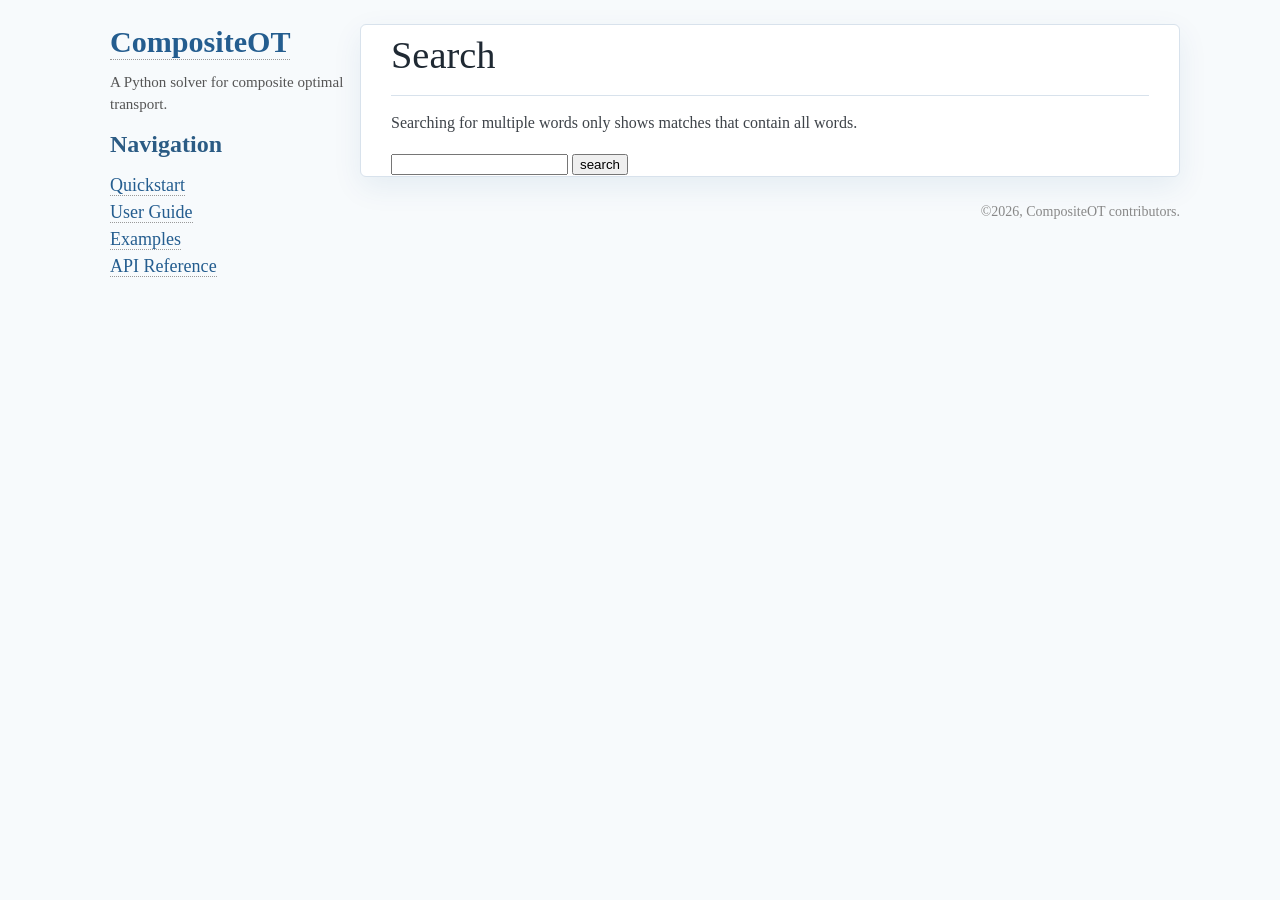
<file: docs/_build/html/search.html>
<!DOCTYPE html>

<html lang="en" data-content_root="./">
  <head>
    <meta charset="utf-8" />
    <meta name="viewport" content="width=device-width, initial-scale=1.0" />
    <title>Search &#8212; CompositeOT</title>
    <link rel="stylesheet" type="text/css" href="_static/pygments.css?v=5ecbeea2" />
    <link rel="stylesheet" type="text/css" href="_static/basic.css?v=b08954a9" />
    <link rel="stylesheet" type="text/css" href="_static/alabaster.css?v=72f51813" />
    <link rel="stylesheet" type="text/css" href="_static/custom.css?v=6408d415" />
    
    <script src="_static/documentation_options.js?v=5929fcd5"></script>
    <script src="_static/doctools.js?v=fd6eb6e6"></script>
    <script src="_static/sphinx_highlight.js?v=6ffebe34"></script>
    <script src="_static/searchtools.js"></script>
    <script src="_static/language_data.js"></script>
    <link rel="index" title="Index" href="genindex.html" />
    <link rel="search" title="Search" href="#" />
    <script src="searchindex.js" defer="defer"></script>
    <meta name="robots" content="noindex" />
    
   
  <link rel="stylesheet" href="_static/custom.css" type="text/css" />
  

  
  


  </head><body>
  <div class="document">
    
      <div class="sphinxsidebar" role="navigation" aria-label="Main">
        <div class="sphinxsidebarwrapper">
<h1 class="logo"><a href="index.html">CompositeOT</a></h1>



<p class="blurb">A Python solver for composite optimal transport.</p>






<h3>Navigation</h3>
<ul>
<li class="toctree-l1"><a class="reference internal" href="quickstart.html">Quickstart</a></li>
<li class="toctree-l1"><a class="reference internal" href="user_guide.html">User Guide</a></li>
<li class="toctree-l1"><a class="reference internal" href="examples.html">Examples</a></li>
<li class="toctree-l1"><a class="reference internal" href="api.html">API Reference</a></li>
</ul>

<div class="relations">
<h3>Related Topics</h3>
<ul>
  <li><a href="index.html">Documentation overview</a><ul>
  </ul></li>
</ul>
</div>








        </div>
      </div>
      <div class="documentwrapper">
        <div class="bodywrapper">
          

          <div class="body" role="main">
            
  <h1 id="search-documentation">Search</h1>
  
  <noscript>
  <div class="admonition warning">
  <p>
    Please activate JavaScript to enable the search
    functionality.
  </p>
  </div>
  </noscript>
  
  
  <p>
    Searching for multiple words only shows matches that contain
    all words.
  </p>
  
  
  <form action="" method="get">
    <input type="text" name="q" aria-labelledby="search-documentation" value="" autocomplete="off" autocorrect="off" autocapitalize="off" spellcheck="false"/>
    <input type="submit" value="search" />
    <span id="search-progress" style="padding-left: 10px"></span>
  </form>
  
  
  <div id="search-results"></div>
  

          </div>
          
        </div>
      </div>
    <div class="clearer"></div>
  </div>
    <div class="footer">
      &#169;2026, CompositeOT contributors.
      
    </div>

    

    
  </body>
</html>
</file>
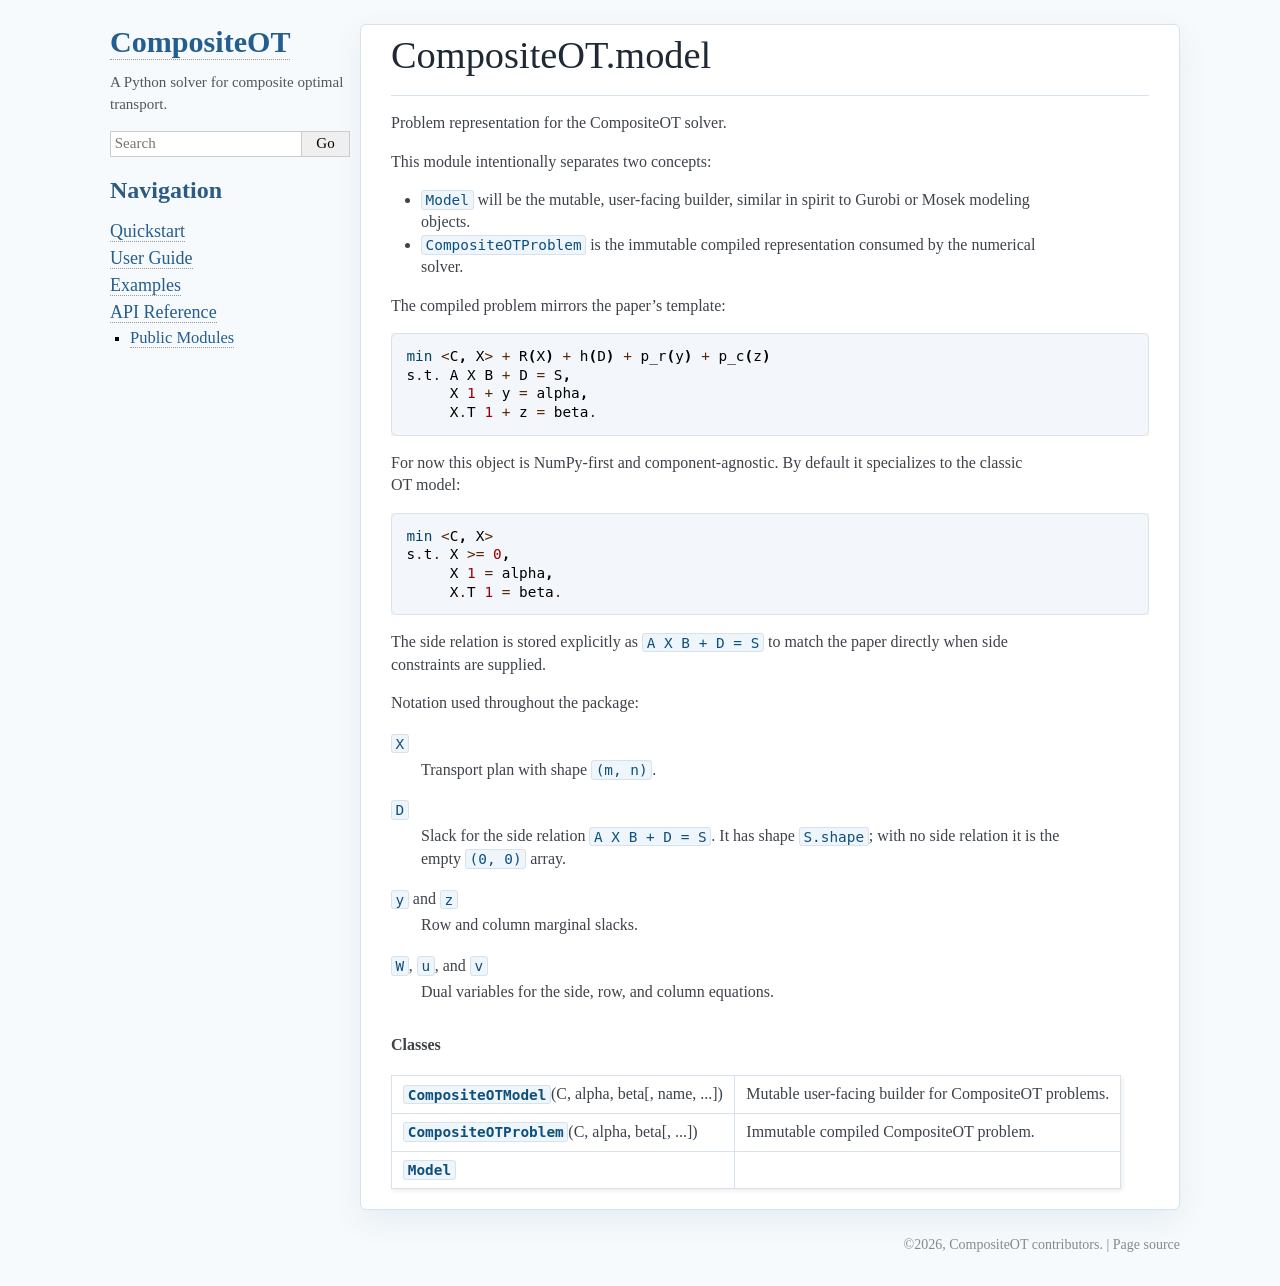
<file: docs/_build/html/generated/CompositeOT.model.html>
<!DOCTYPE html>

<html lang="en" data-content_root="../">
  <head>
    <meta charset="utf-8" />
    <meta name="viewport" content="width=device-width, initial-scale=1.0" /><meta name="viewport" content="width=device-width, initial-scale=1" />

    <title>CompositeOT.model &#8212; CompositeOT</title>
    <link rel="stylesheet" type="text/css" href="../_static/pygments.css?v=5ecbeea2" />
    <link rel="stylesheet" type="text/css" href="../_static/basic.css?v=b08954a9" />
    <link rel="stylesheet" type="text/css" href="../_static/alabaster.css?v=72f51813" />
    <link rel="stylesheet" type="text/css" href="../_static/custom.css?v=6408d415" />
    <script src="../_static/documentation_options.js?v=5929fcd5"></script>
    <script src="../_static/doctools.js?v=fd6eb6e6"></script>
    <script src="../_static/sphinx_highlight.js?v=6ffebe34"></script>
    <link rel="index" title="Index" href="../genindex.html" />
    <link rel="search" title="Search" href="../search.html" />
    <link rel="next" title="CompositeOT.regularizers" href="CompositeOT.regularizers.html" />
    <link rel="prev" title="API Reference" href="../api.html" />
   
  <link rel="stylesheet" href="../_static/custom.css" type="text/css" />
  

  
  

  </head><body>
  <div class="document">
    
      <div class="sphinxsidebar" role="navigation" aria-label="Main">
        <div class="sphinxsidebarwrapper">
<h1 class="logo"><a href="../index.html">CompositeOT</a></h1>



<p class="blurb">A Python solver for composite optimal transport.</p>







<search id="searchbox" style="display: none" role="search">
    <div class="searchformwrapper">
    <form class="search" action="../search.html" method="get">
      <input type="text" name="q" aria-labelledby="searchlabel" autocomplete="off" autocorrect="off" autocapitalize="off" spellcheck="false" placeholder="Search"/>
      <input type="submit" value="Go" />
    </form>
    </div>
</search>
<script>document.getElementById('searchbox').style.display = "block"</script><h3>Navigation</h3>
<ul class="current">
<li class="toctree-l1"><a class="reference internal" href="../quickstart.html">Quickstart</a></li>
<li class="toctree-l1"><a class="reference internal" href="../user_guide.html">User Guide</a></li>
<li class="toctree-l1"><a class="reference internal" href="../examples.html">Examples</a></li>
<li class="toctree-l1 current"><a class="reference internal" href="../api.html">API Reference</a><ul class="current">
<li class="toctree-l2 current"><a class="reference internal" href="../api.html#public-modules">Public Modules</a></li>
</ul>
</li>
</ul>

<div class="relations">
<h3>Related Topics</h3>
<ul>
  <li><a href="../index.html">Documentation overview</a><ul>
  <li><a href="../api.html">API Reference</a><ul>
      <li>Previous: <a href="../api.html" title="previous chapter">API Reference</a></li>
      <li>Next: <a href="CompositeOT.regularizers.html" title="next chapter">CompositeOT.regularizers</a></li>
  </ul></li>
  </ul></li>
</ul>
</div>








        </div>
      </div>
      <div class="documentwrapper">
        <div class="bodywrapper">
          

          <div class="body" role="main">
            
  <section id="module-CompositeOT.model">
<span id="compositeot-model"></span><h1>CompositeOT.model<a class="headerlink" href="#module-CompositeOT.model" title="Link to this heading">¶</a></h1>
<p>Problem representation for the CompositeOT solver.</p>
<p>This module intentionally separates two concepts:</p>
<ul class="simple">
<li><p><code class="docutils literal notranslate"><span class="pre">Model</span></code> will be the mutable, user-facing builder, similar in spirit to
Gurobi or Mosek modeling objects.</p></li>
<li><p><code class="docutils literal notranslate"><span class="pre">CompositeOTProblem</span></code> is the immutable compiled representation consumed by
the numerical solver.</p></li>
</ul>
<p>The compiled problem mirrors the paper’s template:</p>
<div class="highlight-default notranslate"><div class="highlight"><pre><span></span><span class="nb">min</span> <span class="o">&lt;</span><span class="n">C</span><span class="p">,</span> <span class="n">X</span><span class="o">&gt;</span> <span class="o">+</span> <span class="n">R</span><span class="p">(</span><span class="n">X</span><span class="p">)</span> <span class="o">+</span> <span class="n">h</span><span class="p">(</span><span class="n">D</span><span class="p">)</span> <span class="o">+</span> <span class="n">p_r</span><span class="p">(</span><span class="n">y</span><span class="p">)</span> <span class="o">+</span> <span class="n">p_c</span><span class="p">(</span><span class="n">z</span><span class="p">)</span>
<span class="n">s</span><span class="o">.</span><span class="n">t</span><span class="o">.</span> <span class="n">A</span> <span class="n">X</span> <span class="n">B</span> <span class="o">+</span> <span class="n">D</span> <span class="o">=</span> <span class="n">S</span><span class="p">,</span>
     <span class="n">X</span> <span class="mi">1</span> <span class="o">+</span> <span class="n">y</span> <span class="o">=</span> <span class="n">alpha</span><span class="p">,</span>
     <span class="n">X</span><span class="o">.</span><span class="n">T</span> <span class="mi">1</span> <span class="o">+</span> <span class="n">z</span> <span class="o">=</span> <span class="n">beta</span><span class="o">.</span>
</pre></div>
</div>
<p>For now this object is NumPy-first and component-agnostic. By default it
specializes to the classic OT model:</p>
<div class="highlight-default notranslate"><div class="highlight"><pre><span></span><span class="nb">min</span> <span class="o">&lt;</span><span class="n">C</span><span class="p">,</span> <span class="n">X</span><span class="o">&gt;</span>
<span class="n">s</span><span class="o">.</span><span class="n">t</span><span class="o">.</span> <span class="n">X</span> <span class="o">&gt;=</span> <span class="mi">0</span><span class="p">,</span>
     <span class="n">X</span> <span class="mi">1</span> <span class="o">=</span> <span class="n">alpha</span><span class="p">,</span>
     <span class="n">X</span><span class="o">.</span><span class="n">T</span> <span class="mi">1</span> <span class="o">=</span> <span class="n">beta</span><span class="o">.</span>
</pre></div>
</div>
<p>The side relation is stored explicitly as <code class="docutils literal notranslate"><span class="pre">A</span> <span class="pre">X</span> <span class="pre">B</span> <span class="pre">+</span> <span class="pre">D</span> <span class="pre">=</span> <span class="pre">S</span></code> to match the paper
directly when side constraints are supplied.</p>
<p>Notation used throughout the package:</p>
<dl class="simple">
<dt><code class="docutils literal notranslate"><span class="pre">X</span></code></dt><dd><p>Transport plan with shape <code class="docutils literal notranslate"><span class="pre">(m,</span> <span class="pre">n)</span></code>.</p>
</dd>
<dt><code class="docutils literal notranslate"><span class="pre">D</span></code></dt><dd><p>Slack for the side relation <code class="docutils literal notranslate"><span class="pre">A</span> <span class="pre">X</span> <span class="pre">B</span> <span class="pre">+</span> <span class="pre">D</span> <span class="pre">=</span> <span class="pre">S</span></code>.  It has shape <code class="docutils literal notranslate"><span class="pre">S.shape</span></code>;
with no side relation it is the empty <code class="docutils literal notranslate"><span class="pre">(0,</span> <span class="pre">0)</span></code> array.</p>
</dd>
<dt><code class="docutils literal notranslate"><span class="pre">y</span></code> and <code class="docutils literal notranslate"><span class="pre">z</span></code></dt><dd><p>Row and column marginal slacks.</p>
</dd>
<dt><code class="docutils literal notranslate"><span class="pre">W</span></code>, <code class="docutils literal notranslate"><span class="pre">u</span></code>, and <code class="docutils literal notranslate"><span class="pre">v</span></code></dt><dd><p>Dual variables for the side, row, and column equations.</p>
</dd>
</dl>
<p class="rubric">Classes</p>
<table class="autosummary longtable docutils align-default">
<tbody>
<tr class="row-odd"><td><p><code class="xref py py-obj docutils literal notranslate"><span class="pre">CompositeOTModel</span></code>(C, alpha, beta[, name, ...])</p></td>
<td><p>Mutable user-facing builder for CompositeOT problems.</p></td>
</tr>
<tr class="row-even"><td><p><code class="xref py py-obj docutils literal notranslate"><span class="pre">CompositeOTProblem</span></code>(C, alpha, beta[, ...])</p></td>
<td><p>Immutable compiled CompositeOT problem.</p></td>
</tr>
<tr class="row-odd"><td><p><code class="xref py py-obj docutils literal notranslate"><span class="pre">Model</span></code></p></td>
<td><p></p></td>
</tr>
</tbody>
</table>
</section>


          </div>
          
        </div>
      </div>
    <div class="clearer"></div>
  </div>
    <div class="footer">
      &#169;2026, CompositeOT contributors.
      
      |
      <a href="../_sources/generated/CompositeOT.model.rst.txt"
          rel="nofollow">Page source</a>
    </div>

    

    
  </body>
</html>
</file>
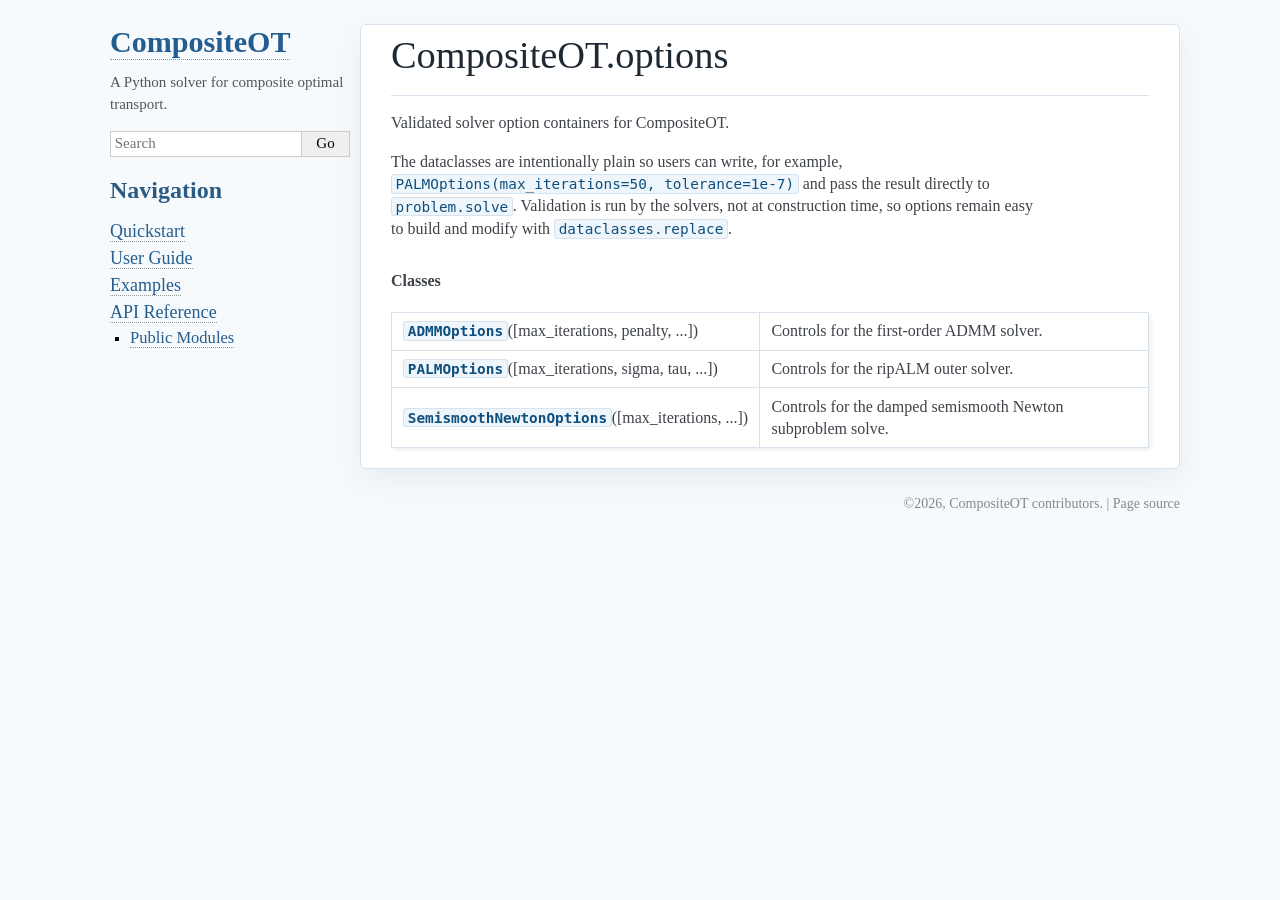
<file: docs/_build/html/generated/CompositeOT.options.html>
<!DOCTYPE html>

<html lang="en" data-content_root="../">
  <head>
    <meta charset="utf-8" />
    <meta name="viewport" content="width=device-width, initial-scale=1.0" /><meta name="viewport" content="width=device-width, initial-scale=1" />

    <title>CompositeOT.options &#8212; CompositeOT</title>
    <link rel="stylesheet" type="text/css" href="../_static/pygments.css?v=5ecbeea2" />
    <link rel="stylesheet" type="text/css" href="../_static/basic.css?v=b08954a9" />
    <link rel="stylesheet" type="text/css" href="../_static/alabaster.css?v=72f51813" />
    <link rel="stylesheet" type="text/css" href="../_static/custom.css?v=6408d415" />
    <script src="../_static/documentation_options.js?v=5929fcd5"></script>
    <script src="../_static/doctools.js?v=fd6eb6e6"></script>
    <script src="../_static/sphinx_highlight.js?v=6ffebe34"></script>
    <link rel="index" title="Index" href="../genindex.html" />
    <link rel="search" title="Search" href="../search.html" />
    <link rel="next" title="CompositeOT.results" href="CompositeOT.results.html" />
    <link rel="prev" title="CompositeOT.regularizers" href="CompositeOT.regularizers.html" />
   
  <link rel="stylesheet" href="../_static/custom.css" type="text/css" />
  

  
  

  </head><body>
  <div class="document">
    
      <div class="sphinxsidebar" role="navigation" aria-label="Main">
        <div class="sphinxsidebarwrapper">
<h1 class="logo"><a href="../index.html">CompositeOT</a></h1>



<p class="blurb">A Python solver for composite optimal transport.</p>







<search id="searchbox" style="display: none" role="search">
    <div class="searchformwrapper">
    <form class="search" action="../search.html" method="get">
      <input type="text" name="q" aria-labelledby="searchlabel" autocomplete="off" autocorrect="off" autocapitalize="off" spellcheck="false" placeholder="Search"/>
      <input type="submit" value="Go" />
    </form>
    </div>
</search>
<script>document.getElementById('searchbox').style.display = "block"</script><h3>Navigation</h3>
<ul class="current">
<li class="toctree-l1"><a class="reference internal" href="../quickstart.html">Quickstart</a></li>
<li class="toctree-l1"><a class="reference internal" href="../user_guide.html">User Guide</a></li>
<li class="toctree-l1"><a class="reference internal" href="../examples.html">Examples</a></li>
<li class="toctree-l1 current"><a class="reference internal" href="../api.html">API Reference</a><ul class="current">
<li class="toctree-l2 current"><a class="reference internal" href="../api.html#public-modules">Public Modules</a></li>
</ul>
</li>
</ul>

<div class="relations">
<h3>Related Topics</h3>
<ul>
  <li><a href="../index.html">Documentation overview</a><ul>
  <li><a href="../api.html">API Reference</a><ul>
      <li>Previous: <a href="CompositeOT.regularizers.html" title="previous chapter">CompositeOT.regularizers</a></li>
      <li>Next: <a href="CompositeOT.results.html" title="next chapter">CompositeOT.results</a></li>
  </ul></li>
  </ul></li>
</ul>
</div>








        </div>
      </div>
      <div class="documentwrapper">
        <div class="bodywrapper">
          

          <div class="body" role="main">
            
  <section id="module-CompositeOT.options">
<span id="compositeot-options"></span><h1>CompositeOT.options<a class="headerlink" href="#module-CompositeOT.options" title="Link to this heading">¶</a></h1>
<p>Validated solver option containers for CompositeOT.</p>
<p>The dataclasses are intentionally plain so users can write, for example,
<code class="docutils literal notranslate"><span class="pre">PALMOptions(max_iterations=50,</span> <span class="pre">tolerance=1e-7)</span></code> and pass the result directly
to <code class="docutils literal notranslate"><span class="pre">problem.solve</span></code>. Validation is run by the solvers, not at construction
time, so options remain easy to build and modify with <code class="docutils literal notranslate"><span class="pre">dataclasses.replace</span></code>.</p>
<p class="rubric">Classes</p>
<table class="autosummary longtable docutils align-default">
<tbody>
<tr class="row-odd"><td><p><code class="xref py py-obj docutils literal notranslate"><span class="pre">ADMMOptions</span></code>([max_iterations, penalty, ...])</p></td>
<td><p>Controls for the first-order ADMM solver.</p></td>
</tr>
<tr class="row-even"><td><p><code class="xref py py-obj docutils literal notranslate"><span class="pre">PALMOptions</span></code>([max_iterations, sigma, tau, ...])</p></td>
<td><p>Controls for the ripALM outer solver.</p></td>
</tr>
<tr class="row-odd"><td><p><code class="xref py py-obj docutils literal notranslate"><span class="pre">SemismoothNewtonOptions</span></code>([max_iterations, ...])</p></td>
<td><p>Controls for the damped semismooth Newton subproblem solve.</p></td>
</tr>
</tbody>
</table>
</section>


          </div>
          
        </div>
      </div>
    <div class="clearer"></div>
  </div>
    <div class="footer">
      &#169;2026, CompositeOT contributors.
      
      |
      <a href="../_sources/generated/CompositeOT.options.rst.txt"
          rel="nofollow">Page source</a>
    </div>

    

    
  </body>
</html>
</file>
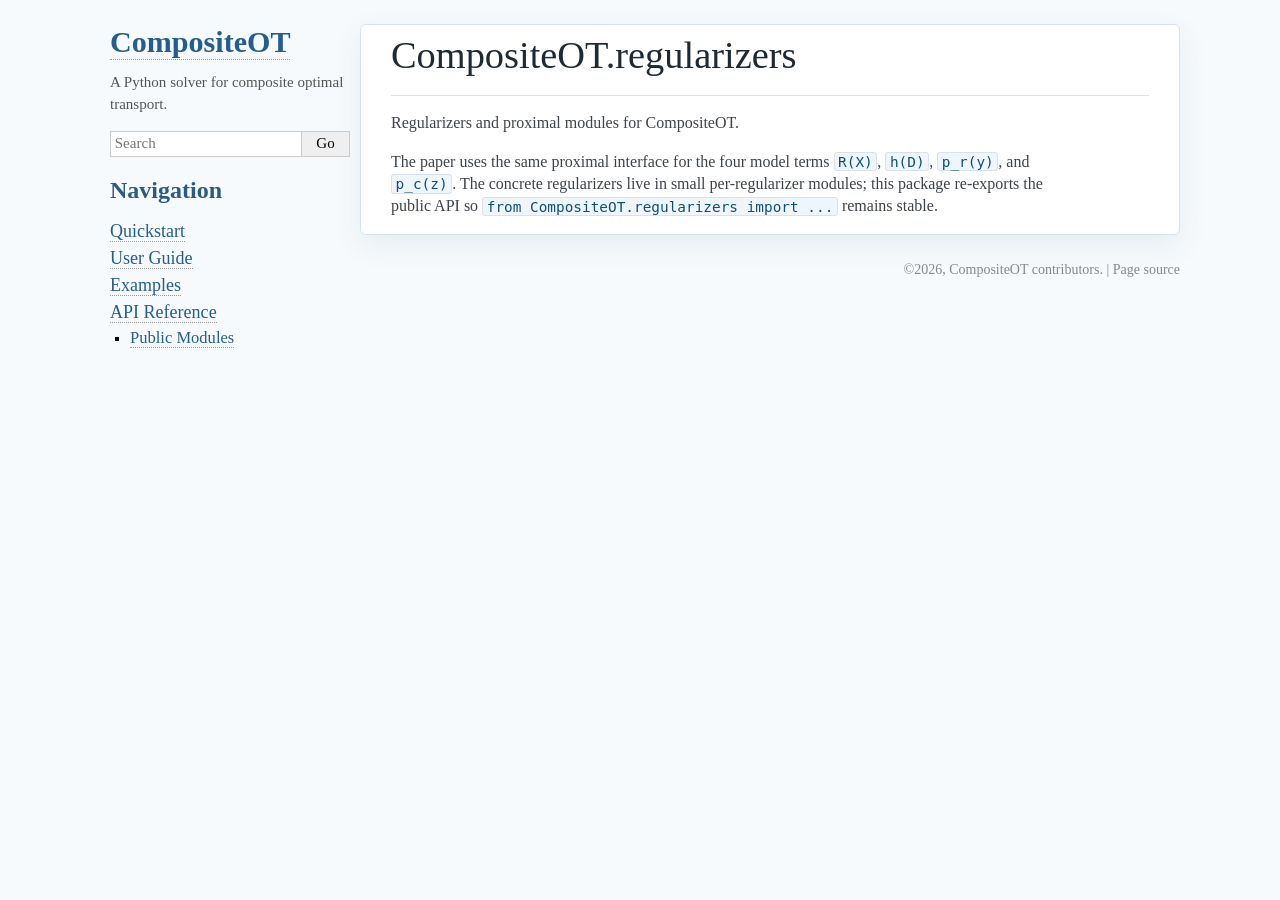
<file: docs/_build/html/generated/CompositeOT.regularizers.html>
<!DOCTYPE html>

<html lang="en" data-content_root="../">
  <head>
    <meta charset="utf-8" />
    <meta name="viewport" content="width=device-width, initial-scale=1.0" /><meta name="viewport" content="width=device-width, initial-scale=1" />

    <title>CompositeOT.regularizers &#8212; CompositeOT</title>
    <link rel="stylesheet" type="text/css" href="../_static/pygments.css?v=5ecbeea2" />
    <link rel="stylesheet" type="text/css" href="../_static/basic.css?v=b08954a9" />
    <link rel="stylesheet" type="text/css" href="../_static/alabaster.css?v=72f51813" />
    <link rel="stylesheet" type="text/css" href="../_static/custom.css?v=6408d415" />
    <script src="../_static/documentation_options.js?v=5929fcd5"></script>
    <script src="../_static/doctools.js?v=fd6eb6e6"></script>
    <script src="../_static/sphinx_highlight.js?v=6ffebe34"></script>
    <link rel="index" title="Index" href="../genindex.html" />
    <link rel="search" title="Search" href="../search.html" />
    <link rel="next" title="CompositeOT.options" href="CompositeOT.options.html" />
    <link rel="prev" title="CompositeOT.model" href="CompositeOT.model.html" />
   
  <link rel="stylesheet" href="../_static/custom.css" type="text/css" />
  

  
  

  </head><body>
  <div class="document">
    
      <div class="sphinxsidebar" role="navigation" aria-label="Main">
        <div class="sphinxsidebarwrapper">
<h1 class="logo"><a href="../index.html">CompositeOT</a></h1>



<p class="blurb">A Python solver for composite optimal transport.</p>







<search id="searchbox" style="display: none" role="search">
    <div class="searchformwrapper">
    <form class="search" action="../search.html" method="get">
      <input type="text" name="q" aria-labelledby="searchlabel" autocomplete="off" autocorrect="off" autocapitalize="off" spellcheck="false" placeholder="Search"/>
      <input type="submit" value="Go" />
    </form>
    </div>
</search>
<script>document.getElementById('searchbox').style.display = "block"</script><h3>Navigation</h3>
<ul class="current">
<li class="toctree-l1"><a class="reference internal" href="../quickstart.html">Quickstart</a></li>
<li class="toctree-l1"><a class="reference internal" href="../user_guide.html">User Guide</a></li>
<li class="toctree-l1"><a class="reference internal" href="../examples.html">Examples</a></li>
<li class="toctree-l1 current"><a class="reference internal" href="../api.html">API Reference</a><ul class="current">
<li class="toctree-l2 current"><a class="reference internal" href="../api.html#public-modules">Public Modules</a></li>
</ul>
</li>
</ul>

<div class="relations">
<h3>Related Topics</h3>
<ul>
  <li><a href="../index.html">Documentation overview</a><ul>
  <li><a href="../api.html">API Reference</a><ul>
      <li>Previous: <a href="CompositeOT.model.html" title="previous chapter">CompositeOT.model</a></li>
      <li>Next: <a href="CompositeOT.options.html" title="next chapter">CompositeOT.options</a></li>
  </ul></li>
  </ul></li>
</ul>
</div>








        </div>
      </div>
      <div class="documentwrapper">
        <div class="bodywrapper">
          

          <div class="body" role="main">
            
  <section id="module-CompositeOT.regularizers">
<span id="compositeot-regularizers"></span><h1>CompositeOT.regularizers<a class="headerlink" href="#module-CompositeOT.regularizers" title="Link to this heading">¶</a></h1>
<p>Regularizers and proximal modules for CompositeOT.</p>
<p>The paper uses the same proximal interface for the four model terms
<code class="docutils literal notranslate"><span class="pre">R(X)</span></code>, <code class="docutils literal notranslate"><span class="pre">h(D)</span></code>, <code class="docutils literal notranslate"><span class="pre">p_r(y)</span></code>, and <code class="docutils literal notranslate"><span class="pre">p_c(z)</span></code>.  The concrete regularizers live
in small per-regularizer modules; this package re-exports the public API so
<code class="docutils literal notranslate"><span class="pre">from</span> <span class="pre">CompositeOT.regularizers</span> <span class="pre">import</span> <span class="pre">...</span></code> remains stable.</p>
</section>


          </div>
          
        </div>
      </div>
    <div class="clearer"></div>
  </div>
    <div class="footer">
      &#169;2026, CompositeOT contributors.
      
      |
      <a href="../_sources/generated/CompositeOT.regularizers.rst.txt"
          rel="nofollow">Page source</a>
    </div>

    

    
  </body>
</html>
</file>
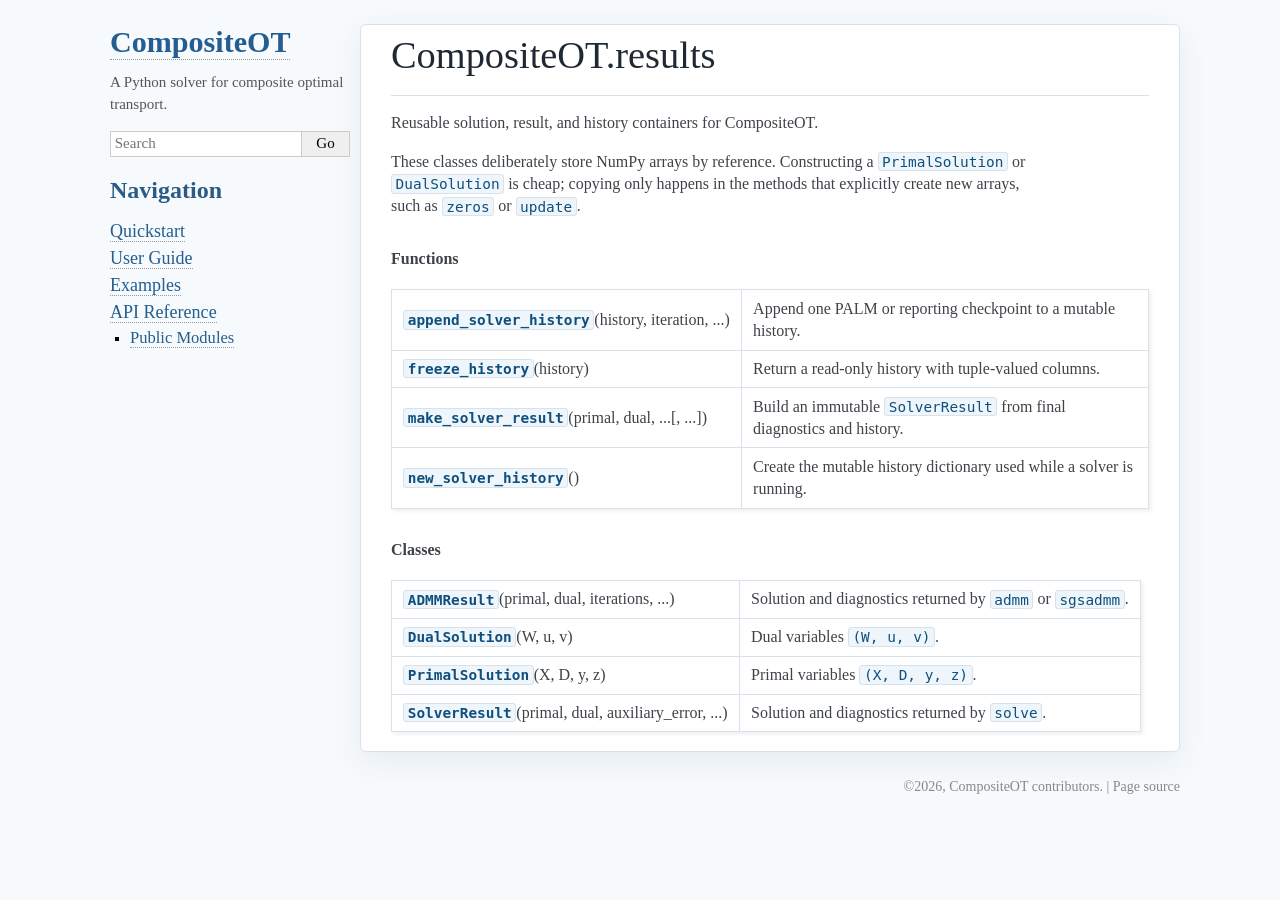
<file: docs/_build/html/generated/CompositeOT.results.html>
<!DOCTYPE html>

<html lang="en" data-content_root="../">
  <head>
    <meta charset="utf-8" />
    <meta name="viewport" content="width=device-width, initial-scale=1.0" /><meta name="viewport" content="width=device-width, initial-scale=1" />

    <title>CompositeOT.results &#8212; CompositeOT</title>
    <link rel="stylesheet" type="text/css" href="../_static/pygments.css?v=5ecbeea2" />
    <link rel="stylesheet" type="text/css" href="../_static/basic.css?v=b08954a9" />
    <link rel="stylesheet" type="text/css" href="../_static/alabaster.css?v=72f51813" />
    <link rel="stylesheet" type="text/css" href="../_static/custom.css?v=6408d415" />
    <script src="../_static/documentation_options.js?v=5929fcd5"></script>
    <script src="../_static/doctools.js?v=fd6eb6e6"></script>
    <script src="../_static/sphinx_highlight.js?v=6ffebe34"></script>
    <link rel="index" title="Index" href="../genindex.html" />
    <link rel="search" title="Search" href="../search.html" />
    <link rel="next" title="CompositeOT.solver" href="CompositeOT.solver.html" />
    <link rel="prev" title="CompositeOT.options" href="CompositeOT.options.html" />
   
  <link rel="stylesheet" href="../_static/custom.css" type="text/css" />
  

  
  

  </head><body>
  <div class="document">
    
      <div class="sphinxsidebar" role="navigation" aria-label="Main">
        <div class="sphinxsidebarwrapper">
<h1 class="logo"><a href="../index.html">CompositeOT</a></h1>



<p class="blurb">A Python solver for composite optimal transport.</p>







<search id="searchbox" style="display: none" role="search">
    <div class="searchformwrapper">
    <form class="search" action="../search.html" method="get">
      <input type="text" name="q" aria-labelledby="searchlabel" autocomplete="off" autocorrect="off" autocapitalize="off" spellcheck="false" placeholder="Search"/>
      <input type="submit" value="Go" />
    </form>
    </div>
</search>
<script>document.getElementById('searchbox').style.display = "block"</script><h3>Navigation</h3>
<ul class="current">
<li class="toctree-l1"><a class="reference internal" href="../quickstart.html">Quickstart</a></li>
<li class="toctree-l1"><a class="reference internal" href="../user_guide.html">User Guide</a></li>
<li class="toctree-l1"><a class="reference internal" href="../examples.html">Examples</a></li>
<li class="toctree-l1 current"><a class="reference internal" href="../api.html">API Reference</a><ul class="current">
<li class="toctree-l2 current"><a class="reference internal" href="../api.html#public-modules">Public Modules</a></li>
</ul>
</li>
</ul>

<div class="relations">
<h3>Related Topics</h3>
<ul>
  <li><a href="../index.html">Documentation overview</a><ul>
  <li><a href="../api.html">API Reference</a><ul>
      <li>Previous: <a href="CompositeOT.options.html" title="previous chapter">CompositeOT.options</a></li>
      <li>Next: <a href="CompositeOT.solver.html" title="next chapter">CompositeOT.solver</a></li>
  </ul></li>
  </ul></li>
</ul>
</div>








        </div>
      </div>
      <div class="documentwrapper">
        <div class="bodywrapper">
          

          <div class="body" role="main">
            
  <section id="module-CompositeOT.results">
<span id="compositeot-results"></span><h1>CompositeOT.results<a class="headerlink" href="#module-CompositeOT.results" title="Link to this heading">¶</a></h1>
<p>Reusable solution, result, and history containers for CompositeOT.</p>
<p>These classes deliberately store NumPy arrays by reference. Constructing a
<code class="docutils literal notranslate"><span class="pre">PrimalSolution</span></code> or <code class="docutils literal notranslate"><span class="pre">DualSolution</span></code> is cheap; copying only happens in the
methods that explicitly create new arrays, such as <code class="docutils literal notranslate"><span class="pre">zeros</span></code> or <code class="docutils literal notranslate"><span class="pre">update</span></code>.</p>
<p class="rubric">Functions</p>
<table class="autosummary longtable docutils align-default">
<tbody>
<tr class="row-odd"><td><p><code class="xref py py-obj docutils literal notranslate"><span class="pre">append_solver_history</span></code>(history, iteration, ...)</p></td>
<td><p>Append one PALM or reporting checkpoint to a mutable history.</p></td>
</tr>
<tr class="row-even"><td><p><code class="xref py py-obj docutils literal notranslate"><span class="pre">freeze_history</span></code>(history)</p></td>
<td><p>Return a read-only history with tuple-valued columns.</p></td>
</tr>
<tr class="row-odd"><td><p><code class="xref py py-obj docutils literal notranslate"><span class="pre">make_solver_result</span></code>(primal, dual, ...[, ...])</p></td>
<td><p>Build an immutable <code class="docutils literal notranslate"><span class="pre">SolverResult</span></code> from final diagnostics and history.</p></td>
</tr>
<tr class="row-even"><td><p><code class="xref py py-obj docutils literal notranslate"><span class="pre">new_solver_history</span></code>()</p></td>
<td><p>Create the mutable history dictionary used while a solver is running.</p></td>
</tr>
</tbody>
</table>
<p class="rubric">Classes</p>
<table class="autosummary longtable docutils align-default">
<tbody>
<tr class="row-odd"><td><p><code class="xref py py-obj docutils literal notranslate"><span class="pre">ADMMResult</span></code>(primal, dual, iterations, ...)</p></td>
<td><p>Solution and diagnostics returned by <code class="docutils literal notranslate"><span class="pre">admm</span></code> or <code class="docutils literal notranslate"><span class="pre">sgsadmm</span></code>.</p></td>
</tr>
<tr class="row-even"><td><p><code class="xref py py-obj docutils literal notranslate"><span class="pre">DualSolution</span></code>(W, u, v)</p></td>
<td><p>Dual variables <code class="docutils literal notranslate"><span class="pre">(W,</span> <span class="pre">u,</span> <span class="pre">v)</span></code>.</p></td>
</tr>
<tr class="row-odd"><td><p><code class="xref py py-obj docutils literal notranslate"><span class="pre">PrimalSolution</span></code>(X, D, y, z)</p></td>
<td><p>Primal variables <code class="docutils literal notranslate"><span class="pre">(X,</span> <span class="pre">D,</span> <span class="pre">y,</span> <span class="pre">z)</span></code>.</p></td>
</tr>
<tr class="row-even"><td><p><code class="xref py py-obj docutils literal notranslate"><span class="pre">SolverResult</span></code>(primal, dual, auxiliary_error, ...)</p></td>
<td><p>Solution and diagnostics returned by <code class="docutils literal notranslate"><span class="pre">solve</span></code>.</p></td>
</tr>
</tbody>
</table>
</section>


          </div>
          
        </div>
      </div>
    <div class="clearer"></div>
  </div>
    <div class="footer">
      &#169;2026, CompositeOT contributors.
      
      |
      <a href="../_sources/generated/CompositeOT.results.rst.txt"
          rel="nofollow">Page source</a>
    </div>

    

    
  </body>
</html>
</file>
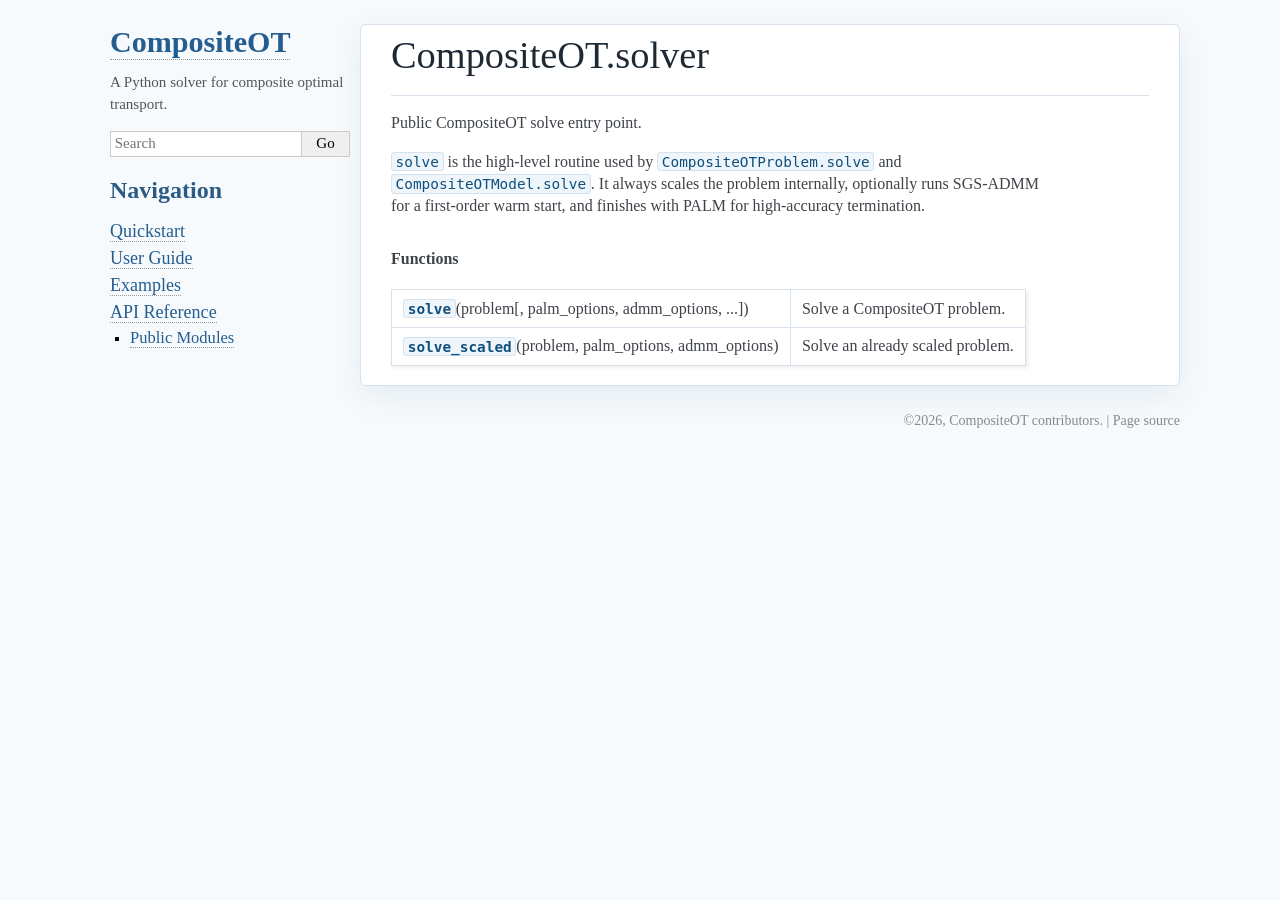
<file: docs/_build/html/generated/CompositeOT.solver.html>
<!DOCTYPE html>

<html lang="en" data-content_root="../">
  <head>
    <meta charset="utf-8" />
    <meta name="viewport" content="width=device-width, initial-scale=1.0" /><meta name="viewport" content="width=device-width, initial-scale=1" />

    <title>CompositeOT.solver &#8212; CompositeOT</title>
    <link rel="stylesheet" type="text/css" href="../_static/pygments.css?v=5ecbeea2" />
    <link rel="stylesheet" type="text/css" href="../_static/basic.css?v=b08954a9" />
    <link rel="stylesheet" type="text/css" href="../_static/alabaster.css?v=72f51813" />
    <link rel="stylesheet" type="text/css" href="../_static/custom.css?v=6408d415" />
    <script src="../_static/documentation_options.js?v=5929fcd5"></script>
    <script src="../_static/doctools.js?v=fd6eb6e6"></script>
    <script src="../_static/sphinx_highlight.js?v=6ffebe34"></script>
    <link rel="index" title="Index" href="../genindex.html" />
    <link rel="search" title="Search" href="../search.html" />
    <link rel="prev" title="CompositeOT.results" href="CompositeOT.results.html" />
   
  <link rel="stylesheet" href="../_static/custom.css" type="text/css" />
  

  
  

  </head><body>
  <div class="document">
    
      <div class="sphinxsidebar" role="navigation" aria-label="Main">
        <div class="sphinxsidebarwrapper">
<h1 class="logo"><a href="../index.html">CompositeOT</a></h1>



<p class="blurb">A Python solver for composite optimal transport.</p>







<search id="searchbox" style="display: none" role="search">
    <div class="searchformwrapper">
    <form class="search" action="../search.html" method="get">
      <input type="text" name="q" aria-labelledby="searchlabel" autocomplete="off" autocorrect="off" autocapitalize="off" spellcheck="false" placeholder="Search"/>
      <input type="submit" value="Go" />
    </form>
    </div>
</search>
<script>document.getElementById('searchbox').style.display = "block"</script><h3>Navigation</h3>
<ul class="current">
<li class="toctree-l1"><a class="reference internal" href="../quickstart.html">Quickstart</a></li>
<li class="toctree-l1"><a class="reference internal" href="../user_guide.html">User Guide</a></li>
<li class="toctree-l1"><a class="reference internal" href="../examples.html">Examples</a></li>
<li class="toctree-l1 current"><a class="reference internal" href="../api.html">API Reference</a><ul class="current">
<li class="toctree-l2 current"><a class="reference internal" href="../api.html#public-modules">Public Modules</a></li>
</ul>
</li>
</ul>

<div class="relations">
<h3>Related Topics</h3>
<ul>
  <li><a href="../index.html">Documentation overview</a><ul>
  <li><a href="../api.html">API Reference</a><ul>
      <li>Previous: <a href="CompositeOT.results.html" title="previous chapter">CompositeOT.results</a></li>
  </ul></li>
  </ul></li>
</ul>
</div>








        </div>
      </div>
      <div class="documentwrapper">
        <div class="bodywrapper">
          

          <div class="body" role="main">
            
  <section id="module-CompositeOT.solver">
<span id="compositeot-solver"></span><h1>CompositeOT.solver<a class="headerlink" href="#module-CompositeOT.solver" title="Link to this heading">¶</a></h1>
<p>Public CompositeOT solve entry point.</p>
<p><code class="docutils literal notranslate"><span class="pre">solve</span></code> is the high-level routine used by <code class="docutils literal notranslate"><span class="pre">CompositeOTProblem.solve</span></code> and
<code class="docutils literal notranslate"><span class="pre">CompositeOTModel.solve</span></code>.  It always scales the problem internally, optionally
runs SGS-ADMM for a first-order warm start, and finishes with PALM for
high-accuracy termination.</p>
<p class="rubric">Functions</p>
<table class="autosummary longtable docutils align-default">
<tbody>
<tr class="row-odd"><td><p><code class="xref py py-obj docutils literal notranslate"><span class="pre">solve</span></code>(problem[, palm_options, admm_options, ...])</p></td>
<td><p>Solve a CompositeOT problem.</p></td>
</tr>
<tr class="row-even"><td><p><code class="xref py py-obj docutils literal notranslate"><span class="pre">solve_scaled</span></code>(problem, palm_options, admm_options)</p></td>
<td><p>Solve an already scaled problem.</p></td>
</tr>
</tbody>
</table>
</section>


          </div>
          
        </div>
      </div>
    <div class="clearer"></div>
  </div>
    <div class="footer">
      &#169;2026, CompositeOT contributors.
      
      |
      <a href="../_sources/generated/CompositeOT.solver.rst.txt"
          rel="nofollow">Page source</a>
    </div>

    

    
  </body>
</html>
</file>
<file: docs/_build/html/_static/pygments.css>
pre { line-height: 125%; }
td.linenos .normal { color: inherit; background-color: transparent; padding-left: 5px; padding-right: 5px; }
span.linenos { color: inherit; background-color: transparent; padding-left: 5px; padding-right: 5px; }
td.linenos .special { color: #000000; background-color: #ffffc0; padding-left: 5px; padding-right: 5px; }
span.linenos.special { color: #000000; background-color: #ffffc0; padding-left: 5px; padding-right: 5px; }
.highlight .hll { background-color: #ffffcc }
.highlight { background: #f8f8f8; }
.highlight .c { color: #8F5902; font-style: italic } /* Comment */
.highlight .err { color: #A40000; border: 1px solid #EF2929 } /* Error */
.highlight .g { color: #000 } /* Generic */
.highlight .k { color: #004461; font-weight: bold } /* Keyword */
.highlight .l { color: #000 } /* Literal */
.highlight .n { color: #000 } /* Name */
.highlight .o { color: #582800 } /* Operator */
.highlight .x { color: #000 } /* Other */
.highlight .p { color: #000; font-weight: bold } /* Punctuation */
.highlight .ch { color: #8F5902; font-style: italic } /* Comment.Hashbang */
.highlight .cm { color: #8F5902; font-style: italic } /* Comment.Multiline */
.highlight .cp { color: #8F5902 } /* Comment.Preproc */
.highlight .cpf { color: #8F5902; font-style: italic } /* Comment.PreprocFile */
.highlight .c1 { color: #8F5902; font-style: italic } /* Comment.Single */
.highlight .cs { color: #8F5902; font-style: italic } /* Comment.Special */
.highlight .gd { color: #A40000 } /* Generic.Deleted */
.highlight .ge { color: #000; font-style: italic } /* Generic.Emph */
.highlight .ges { color: #000 } /* Generic.EmphStrong */
.highlight .gr { color: #EF2929 } /* Generic.Error */
.highlight .gh { color: #000080; font-weight: bold } /* Generic.Heading */
.highlight .gi { color: #00A000 } /* Generic.Inserted */
.highlight .go { color: #888 } /* Generic.Output */
.highlight .gp { color: #745334 } /* Generic.Prompt */
.highlight .gs { color: #000; font-weight: bold } /* Generic.Strong */
.highlight .gu { color: #800080; font-weight: bold } /* Generic.Subheading */
.highlight .gt { color: #A40000; font-weight: bold } /* Generic.Traceback */
.highlight .kc { color: #004461; font-weight: bold } /* Keyword.Constant */
.highlight .kd { color: #004461; font-weight: bold } /* Keyword.Declaration */
.highlight .kn { color: #004461; font-weight: bold } /* Keyword.Namespace */
.highlight .kp { color: #004461; font-weight: bold } /* Keyword.Pseudo */
.highlight .kr { color: #004461; font-weight: bold } /* Keyword.Reserved */
.highlight .kt { color: #004461; font-weight: bold } /* Keyword.Type */
.highlight .ld { color: #000 } /* Literal.Date */
.highlight .m { color: #900 } /* Literal.Number */
.highlight .s { color: #4E9A06 } /* Literal.String */
.highlight .na { color: #C4A000 } /* Name.Attribute */
.highlight .nb { color: #004461 } /* Name.Builtin */
.highlight .nc { color: #000 } /* Name.Class */
.highlight .no { color: #000 } /* Name.Constant */
.highlight .nd { color: #888 } /* Name.Decorator */
.highlight .ni { color: #CE5C00 } /* Name.Entity */
.highlight .ne { color: #C00; font-weight: bold } /* Name.Exception */
.highlight .nf { color: #000 } /* Name.Function */
.highlight .nl { color: #F57900 } /* Name.Label */
.highlight .nn { color: #000 } /* Name.Namespace */
.highlight .nx { color: #000 } /* Name.Other */
.highlight .py { color: #000 } /* Name.Property */
.highlight .nt { color: #004461; font-weight: bold } /* Name.Tag */
.highlight .nv { color: #000 } /* Name.Variable */
.highlight .ow { color: #004461; font-weight: bold } /* Operator.Word */
.highlight .pm { color: #000; font-weight: bold } /* Punctuation.Marker */
.highlight .w { color: #F8F8F8 } /* Text.Whitespace */
.highlight .mb { color: #900 } /* Literal.Number.Bin */
.highlight .mf { color: #900 } /* Literal.Number.Float */
.highlight .mh { color: #900 } /* Literal.Number.Hex */
.highlight .mi { color: #900 } /* Literal.Number.Integer */
.highlight .mo { color: #900 } /* Literal.Number.Oct */
.highlight .sa { color: #4E9A06 } /* Literal.String.Affix */
.highlight .sb { color: #4E9A06 } /* Literal.String.Backtick */
.highlight .sc { color: #4E9A06 } /* Literal.String.Char */
.highlight .dl { color: #4E9A06 } /* Literal.String.Delimiter */
.highlight .sd { color: #8F5902; font-style: italic } /* Literal.String.Doc */
.highlight .s2 { color: #4E9A06 } /* Literal.String.Double */
.highlight .se { color: #4E9A06 } /* Literal.String.Escape */
.highlight .sh { color: #4E9A06 } /* Literal.String.Heredoc */
.highlight .si { color: #4E9A06 } /* Literal.String.Interpol */
.highlight .sx { color: #4E9A06 } /* Literal.String.Other */
.highlight .sr { color: #4E9A06 } /* Literal.String.Regex */
.highlight .s1 { color: #4E9A06 } /* Literal.String.Single */
.highlight .ss { color: #4E9A06 } /* Literal.String.Symbol */
.highlight .bp { color: #3465A4 } /* Name.Builtin.Pseudo */
.highlight .fm { color: #000 } /* Name.Function.Magic */
.highlight .vc { color: #000 } /* Name.Variable.Class */
.highlight .vg { color: #000 } /* Name.Variable.Global */
.highlight .vi { color: #000 } /* Name.Variable.Instance */
.highlight .vm { color: #000 } /* Name.Variable.Magic */
.highlight .il { color: #900 } /* Literal.Number.Integer.Long */
</file>
<file: docs/_build/html/_static/basic.css>
/*
 * Sphinx stylesheet -- basic theme.
 */

/* -- main layout ----------------------------------------------------------- */

div.clearer {
    clear: both;
}

div.section::after {
    display: block;
    content: '';
    clear: left;
}

/* -- relbar ---------------------------------------------------------------- */

div.related {
    width: 100%;
    font-size: 90%;
}

div.related h3 {
    display: none;
}

div.related ul {
    margin: 0;
    padding: 0 0 0 10px;
    list-style: none;
}

div.related li {
    display: inline;
}

div.related li.right {
    float: right;
    margin-right: 5px;
}

/* -- sidebar --------------------------------------------------------------- */

div.sphinxsidebarwrapper {
    padding: 10px 5px 0 10px;
}

div.sphinxsidebar {
    float: left;
    width: 230px;
    margin-left: -100%;
    font-size: 90%;
    word-wrap: break-word;
    overflow-wrap : break-word;
}

div.sphinxsidebar ul {
    list-style: none;
}

div.sphinxsidebar ul ul,
div.sphinxsidebar ul.want-points {
    margin-left: 20px;
    list-style: square;
}

div.sphinxsidebar ul ul {
    margin-top: 0;
    margin-bottom: 0;
}

div.sphinxsidebar form {
    margin-top: 10px;
}

div.sphinxsidebar input {
    border: 1px solid #98dbcc;
    font-family: sans-serif;
    font-size: 1em;
}

div.sphinxsidebar #searchbox form.search {
    overflow: hidden;
}

div.sphinxsidebar #searchbox input[type="text"] {
    float: left;
    width: 80%;
    padding: 0.25em;
    box-sizing: border-box;
}

div.sphinxsidebar #searchbox input[type="submit"] {
    float: left;
    width: 20%;
    border-left: none;
    padding: 0.25em;
    box-sizing: border-box;
}


img {
    border: 0;
    max-width: 100%;
}

/* -- search page ----------------------------------------------------------- */

ul.search {
    margin-top: 10px;
}

ul.search li {
    padding: 5px 0;
}

ul.search li a {
    font-weight: bold;
}

ul.search li p.context {
    color: #888;
    margin: 2px 0 0 30px;
    text-align: left;
}

ul.keywordmatches li.goodmatch a {
    font-weight: bold;
}

/* -- index page ------------------------------------------------------------ */

table.contentstable {
    width: 90%;
    margin-left: auto;
    margin-right: auto;
}

table.contentstable p.biglink {
    line-height: 150%;
}

a.biglink {
    font-size: 1.3em;
}

span.linkdescr {
    font-style: italic;
    padding-top: 5px;
    font-size: 90%;
}

/* -- general index --------------------------------------------------------- */

table.indextable {
    width: 100%;
}

table.indextable td {
    text-align: left;
    vertical-align: top;
}

table.indextable ul {
    margin-top: 0;
    margin-bottom: 0;
    list-style-type: none;
}

table.indextable > tbody > tr > td > ul {
    padding-left: 0em;
}

table.indextable tr.pcap {
    height: 10px;
}

table.indextable tr.cap {
    margin-top: 10px;
    background-color: #f2f2f2;
}

img.toggler {
    margin-right: 3px;
    margin-top: 3px;
    cursor: pointer;
}

div.modindex-jumpbox {
    border-top: 1px solid #ddd;
    border-bottom: 1px solid #ddd;
    margin: 1em 0 1em 0;
    padding: 0.4em;
}

div.genindex-jumpbox {
    border-top: 1px solid #ddd;
    border-bottom: 1px solid #ddd;
    margin: 1em 0 1em 0;
    padding: 0.4em;
}

/* -- domain module index --------------------------------------------------- */

table.modindextable td {
    padding: 2px;
    border-collapse: collapse;
}

/* -- general body styles --------------------------------------------------- */

div.body {
    min-width: inherit;
    max-width: 800px;
}

div.body p, div.body dd, div.body li, div.body blockquote {
    -moz-hyphens: auto;
    -ms-hyphens: auto;
    -webkit-hyphens: auto;
    hyphens: auto;
}

a.headerlink {
    visibility: hidden;
}

a:visited {
    color: #551A8B;
}

h1:hover > a.headerlink,
h2:hover > a.headerlink,
h3:hover > a.headerlink,
h4:hover > a.headerlink,
h5:hover > a.headerlink,
h6:hover > a.headerlink,
dt:hover > a.headerlink,
caption:hover > a.headerlink,
p.caption:hover > a.headerlink,
div.code-block-caption:hover > a.headerlink {
    visibility: visible;
}

div.body p.caption {
    text-align: inherit;
}

div.body td {
    text-align: left;
}

.first {
    margin-top: 0 !important;
}

p.rubric {
    margin-top: 30px;
    font-weight: bold;
}

img.align-left, figure.align-left, .figure.align-left, object.align-left {
    clear: left;
    float: left;
    margin-right: 1em;
}

img.align-right, figure.align-right, .figure.align-right, object.align-right {
    clear: right;
    float: right;
    margin-left: 1em;
}

img.align-center, figure.align-center, .figure.align-center, object.align-center {
  display: block;
  margin-left: auto;
  margin-right: auto;
}

img.align-default, figure.align-default, .figure.align-default {
  display: block;
  margin-left: auto;
  margin-right: auto;
}

.align-left {
    text-align: left;
}

.align-center {
    text-align: center;
}

.align-default {
    text-align: center;
}

.align-right {
    text-align: right;
}

/* -- sidebars -------------------------------------------------------------- */

div.sidebar,
aside.sidebar {
    margin: 0 0 0.5em 1em;
    border: 1px solid #ddb;
    padding: 7px;
    background-color: #ffe;
    width: 40%;
    float: right;
    clear: right;
    overflow-x: auto;
}

p.sidebar-title {
    font-weight: bold;
}

nav.contents,
aside.topic,
div.admonition, div.topic, blockquote {
    clear: left;
}

/* -- topics ---------------------------------------------------------------- */

nav.contents,
aside.topic,
div.topic {
    border: 1px solid #ccc;
    padding: 7px;
    margin: 10px 0 10px 0;
}

p.topic-title {
    font-size: 1.1em;
    font-weight: bold;
    margin-top: 10px;
}

/* -- admonitions ----------------------------------------------------------- */

div.admonition {
    margin-top: 10px;
    margin-bottom: 10px;
    padding: 7px;
}

div.admonition dt {
    font-weight: bold;
}

p.admonition-title {
    margin: 0px 10px 5px 0px;
    font-weight: bold;
}

div.body p.centered {
    text-align: center;
    margin-top: 25px;
}

/* -- content of sidebars/topics/admonitions -------------------------------- */

div.sidebar > :last-child,
aside.sidebar > :last-child,
nav.contents > :last-child,
aside.topic > :last-child,
div.topic > :last-child,
div.admonition > :last-child {
    margin-bottom: 0;
}

div.sidebar::after,
aside.sidebar::after,
nav.contents::after,
aside.topic::after,
div.topic::after,
div.admonition::after,
blockquote::after {
    display: block;
    content: '';
    clear: both;
}

/* -- tables ---------------------------------------------------------------- */

table.docutils {
    margin-top: 10px;
    margin-bottom: 10px;
    border: 0;
    border-collapse: collapse;
}

table.align-center {
    margin-left: auto;
    margin-right: auto;
}

table.align-default {
    margin-left: auto;
    margin-right: auto;
}

table caption span.caption-number {
    font-style: italic;
}

table caption span.caption-text {
}

table.docutils td, table.docutils th {
    padding: 1px 8px 1px 5px;
    border-top: 0;
    border-left: 0;
    border-right: 0;
    border-bottom: 1px solid #aaa;
}

th {
    text-align: left;
    padding-right: 5px;
}

table.citation {
    border-left: solid 1px gray;
    margin-left: 1px;
}

table.citation td {
    border-bottom: none;
}

th > :first-child,
td > :first-child {
    margin-top: 0px;
}

th > :last-child,
td > :last-child {
    margin-bottom: 0px;
}

/* -- figures --------------------------------------------------------------- */

div.figure, figure {
    margin: 0.5em;
    padding: 0.5em;
}

div.figure p.caption, figcaption {
    padding: 0.3em;
}

div.figure p.caption span.caption-number,
figcaption span.caption-number {
    font-style: italic;
}

div.figure p.caption span.caption-text,
figcaption span.caption-text {
}

/* -- field list styles ----------------------------------------------------- */

table.field-list td, table.field-list th {
    border: 0 !important;
}

.field-list ul {
    margin: 0;
    padding-left: 1em;
}

.field-list p {
    margin: 0;
}

.field-name {
    -moz-hyphens: manual;
    -ms-hyphens: manual;
    -webkit-hyphens: manual;
    hyphens: manual;
}

/* -- hlist styles ---------------------------------------------------------- */

table.hlist {
    margin: 1em 0;
}

table.hlist td {
    vertical-align: top;
}

/* -- object description styles --------------------------------------------- */

.sig {
	font-family: 'Consolas', 'Menlo', 'DejaVu Sans Mono', 'Bitstream Vera Sans Mono', monospace;
}

.sig-name, code.descname {
    background-color: transparent;
    font-weight: bold;
}

.sig-name {
	font-size: 1.1em;
}

code.descname {
    font-size: 1.2em;
}

.sig-prename, code.descclassname {
    background-color: transparent;
}

.optional {
    font-size: 1.3em;
}

.sig-paren {
    font-size: larger;
}

.sig-param.n {
	font-style: italic;
}

/* C++ specific styling */

.sig-inline.c-texpr,
.sig-inline.cpp-texpr {
	font-family: unset;
}

.sig.c   .k, .sig.c   .kt,
.sig.cpp .k, .sig.cpp .kt {
	color: #0033B3;
}

.sig.c   .m,
.sig.cpp .m {
	color: #1750EB;
}

.sig.c   .s, .sig.c   .sc,
.sig.cpp .s, .sig.cpp .sc {
	color: #067D17;
}


/* -- other body styles ----------------------------------------------------- */

ol.arabic {
    list-style: decimal;
}

ol.loweralpha {
    list-style: lower-alpha;
}

ol.upperalpha {
    list-style: upper-alpha;
}

ol.lowerroman {
    list-style: lower-roman;
}

ol.upperroman {
    list-style: upper-roman;
}

:not(li) > ol > li:first-child > :first-child,
:not(li) > ul > li:first-child > :first-child {
    margin-top: 0px;
}

:not(li) > ol > li:last-child > :last-child,
:not(li) > ul > li:last-child > :last-child {
    margin-bottom: 0px;
}

ol.simple ol p,
ol.simple ul p,
ul.simple ol p,
ul.simple ul p {
    margin-top: 0;
}

ol.simple > li:not(:first-child) > p,
ul.simple > li:not(:first-child) > p {
    margin-top: 0;
}

ol.simple p,
ul.simple p {
    margin-bottom: 0;
}

aside.footnote > span,
div.citation > span {
    float: left;
}
aside.footnote > span:last-of-type,
div.citation > span:last-of-type {
  padding-right: 0.5em;
}
aside.footnote > p {
  margin-left: 2em;
}
div.citation > p {
  margin-left: 4em;
}
aside.footnote > p:last-of-type,
div.citation > p:last-of-type {
    margin-bottom: 0em;
}
aside.footnote > p:last-of-type:after,
div.citation > p:last-of-type:after {
    content: "";
    clear: both;
}

dl.field-list {
    display: grid;
    grid-template-columns: fit-content(30%) auto;
}

dl.field-list > dt {
    font-weight: bold;
    word-break: break-word;
    padding-left: 0.5em;
    padding-right: 5px;
}

dl.field-list > dd {
    padding-left: 0.5em;
    margin-top: 0em;
    margin-left: 0em;
    margin-bottom: 0em;
}

dl {
    margin-bottom: 15px;
}

dd > :first-child {
    margin-top: 0px;
}

dd ul, dd table {
    margin-bottom: 10px;
}

dd {
    margin-top: 3px;
    margin-bottom: 10px;
    margin-left: 30px;
}

.sig dd {
    margin-top: 0px;
    margin-bottom: 0px;
}

.sig dl {
    margin-top: 0px;
    margin-bottom: 0px;
}

dl > dd:last-child,
dl > dd:last-child > :last-child {
    margin-bottom: 0;
}

dt:target, span.highlighted {
    background-color: #fbe54e;
}

rect.highlighted {
    fill: #fbe54e;
}

dl.glossary dt {
    font-weight: bold;
    font-size: 1.1em;
}

.versionmodified {
    font-style: italic;
}

.system-message {
    background-color: #fda;
    padding: 5px;
    border: 3px solid red;
}

.footnote:target  {
    background-color: #ffa;
}

.line-block {
    display: block;
    margin-top: 1em;
    margin-bottom: 1em;
}

.line-block .line-block {
    margin-top: 0;
    margin-bottom: 0;
    margin-left: 1.5em;
}

.guilabel, .menuselection {
    font-family: sans-serif;
}

.accelerator {
    text-decoration: underline;
}

.classifier {
    font-style: oblique;
}

.classifier:before {
    font-style: normal;
    margin: 0 0.5em;
    content: ":";
    display: inline-block;
}

abbr, acronym {
    border-bottom: dotted 1px;
    cursor: help;
}

/* -- code displays --------------------------------------------------------- */

pre {
    overflow: auto;
    overflow-y: hidden;  /* fixes display issues on Chrome browsers */
}

pre, div[class*="highlight-"] {
    clear: both;
}

span.pre {
    -moz-hyphens: none;
    -ms-hyphens: none;
    -webkit-hyphens: none;
    hyphens: none;
    white-space: nowrap;
}

div[class*="highlight-"] {
    margin: 1em 0;
}

td.linenos pre {
    border: 0;
    background-color: transparent;
    color: #aaa;
}

table.highlighttable {
    display: block;
}

table.highlighttable tbody {
    display: block;
}

table.highlighttable tr {
    display: flex;
}

table.highlighttable td {
    margin: 0;
    padding: 0;
}

table.highlighttable td.linenos {
    padding-right: 0.5em;
}

table.highlighttable td.code {
    flex: 1;
    overflow: hidden;
}

.highlight .hll {
    display: block;
}

div.highlight pre,
table.highlighttable pre {
    margin: 0;
}

div.code-block-caption + div {
    margin-top: 0;
}

div.code-block-caption {
    margin-top: 1em;
    padding: 2px 5px;
    font-size: small;
}

div.code-block-caption code {
    background-color: transparent;
}

table.highlighttable td.linenos,
span.linenos,
div.highlight span.gp {  /* gp: Generic.Prompt */
  user-select: none;
  -webkit-user-select: text; /* Safari fallback only */
  -webkit-user-select: none; /* Chrome/Safari */
  -moz-user-select: none; /* Firefox */
  -ms-user-select: none; /* IE10+ */
}

div.code-block-caption span.caption-number {
    padding: 0.1em 0.3em;
    font-style: italic;
}

div.code-block-caption span.caption-text {
}

div.literal-block-wrapper {
    margin: 1em 0;
}

code.xref, a code {
    background-color: transparent;
    font-weight: bold;
}

h1 code, h2 code, h3 code, h4 code, h5 code, h6 code {
    background-color: transparent;
}

.viewcode-link {
    float: right;
}

.viewcode-back {
    float: right;
    font-family: sans-serif;
}

div.viewcode-block:target {
    margin: -1px -10px;
    padding: 0 10px;
}

/* -- math display ---------------------------------------------------------- */

img.math {
    vertical-align: middle;
}

div.body div.math p {
    text-align: center;
}

span.eqno {
    float: right;
}

span.eqno a.headerlink {
    position: absolute;
    z-index: 1;
}

div.math:hover a.headerlink {
    visibility: visible;
}

/* -- printout stylesheet --------------------------------------------------- */

@media print {
    div.document,
    div.documentwrapper,
    div.bodywrapper {
        margin: 0 !important;
        width: 100%;
    }

    div.sphinxsidebar,
    div.related,
    div.footer,
    #top-link {
        display: none;
    }
}
</file>
<file: docs/_build/html/_static/alabaster.css>
/* -- page layout ----------------------------------------------------------- */

body {
    font-family: Georgia, serif;
    font-size: 17px;
    background-color: #fff;
    color: #000;
    margin: 0;
    padding: 0;
}


div.document {
    width: 1080px;
    margin: 30px auto 0 auto;
}

div.documentwrapper {
    float: left;
    width: 100%;
}

div.bodywrapper {
    margin: 0 0 0 260px;
}

div.sphinxsidebar {
    width: 260px;
    font-size: 14px;
    line-height: 1.5;
}

hr {
    border: 1px solid #B1B4B6;
}

div.body {
    background-color: #fff;
    color: #3E4349;
    padding: 0 30px 0 30px;
}

div.body > .section {
    text-align: left;
}

div.footer {
    width: 1080px;
    margin: 20px auto 30px auto;
    font-size: 14px;
    color: #888;
    text-align: right;
}

div.footer a {
    color: #888;
}

p.caption {
    font-family: inherit;
    font-size: inherit;
}


div.relations {
    display: none;
}


div.sphinxsidebar {
    max-height: 100%;
    overflow-y: auto;
}

div.sphinxsidebar a {
    color: #444;
    text-decoration: none;
    border-bottom: 1px dotted #999;
}

div.sphinxsidebar a:hover {
    border-bottom: 1px solid #999;
}

div.sphinxsidebarwrapper {
    padding: 18px 10px;
}

div.sphinxsidebarwrapper p.logo {
    padding: 0;
    margin: -10px 0 0 0px;
    text-align: center;
}

div.sphinxsidebarwrapper h1.logo {
    margin-top: -10px;
    text-align: center;
    margin-bottom: 5px;
    text-align: left;
}

div.sphinxsidebarwrapper h1.logo-name {
    margin-top: 0px;
}

div.sphinxsidebarwrapper p.blurb {
    margin-top: 0;
    font-style: normal;
}

div.sphinxsidebar h3,
div.sphinxsidebar h4 {
    font-family: Georgia, serif;
    color: #444;
    font-size: 24px;
    font-weight: normal;
    margin: 0 0 5px 0;
    padding: 0;
}

div.sphinxsidebar h4 {
    font-size: 20px;
}

div.sphinxsidebar h3 a {
    color: #444;
}

div.sphinxsidebar p.logo a,
div.sphinxsidebar h3 a,
div.sphinxsidebar p.logo a:hover,
div.sphinxsidebar h3 a:hover {
    border: none;
}

div.sphinxsidebar p {
    color: #555;
    margin: 10px 0;
}

div.sphinxsidebar ul {
    margin: 10px 0;
    padding: 0;
    color: #000;
}

div.sphinxsidebar ul li.toctree-l1 > a {
    font-size: 120%;
}

div.sphinxsidebar ul li.toctree-l2 > a {
    font-size: 110%;
}

div.sphinxsidebar input {
    border: 1px solid #CCC;
    font-family: Georgia, serif;
    font-size: 1em;
}

div.sphinxsidebar #searchbox {
    margin: 1em 0;
}

div.sphinxsidebar .search > div {
    display: table-cell;
}

div.sphinxsidebar hr {
    border: none;
    height: 1px;
    color: #AAA;
    background: #AAA;

    text-align: left;
    margin-left: 0;
    width: 50%;
}

div.sphinxsidebar .badge {
    border-bottom: none;
}

div.sphinxsidebar .badge:hover {
    border-bottom: none;
}

/* To address an issue with donation coming after search */
div.sphinxsidebar h3.donation {
    margin-top: 10px;
}

/* -- body styles ----------------------------------------------------------- */

a {
    color: #004B6B;
    text-decoration: underline;
}

a:hover {
    color: #6D4100;
    text-decoration: underline;
}

div.body h1,
div.body h2,
div.body h3,
div.body h4,
div.body h5,
div.body h6 {
    font-family: Georgia, serif;
    font-weight: normal;
    margin: 30px 0px 10px 0px;
    padding: 0;
}

div.body h1 { margin-top: 0; padding-top: 0; font-size: 240%; }
div.body h2 { font-size: 180%; }
div.body h3 { font-size: 150%; }
div.body h4 { font-size: 130%; }
div.body h5 { font-size: 100%; }
div.body h6 { font-size: 100%; }

a.headerlink {
    color: #DDD;
    padding: 0 4px;
    text-decoration: none;
}

a.headerlink:hover {
    color: #444;
    background: #EAEAEA;
}

div.body p, div.body dd, div.body li {
    line-height: 1.4em;
}

div.admonition {
    margin: 20px 0px;
    padding: 10px 30px;
    background-color: #EEE;
    border: 1px solid #CCC;
}

div.admonition tt.xref, div.admonition code.xref, div.admonition a tt {
    background-color: #FBFBFB;
    border-bottom: 1px solid #fafafa;
}

div.admonition p.admonition-title {
    font-family: Georgia, serif;
    font-weight: normal;
    font-size: 24px;
    margin: 0 0 10px 0;
    padding: 0;
    line-height: 1;
}

div.admonition p.last {
    margin-bottom: 0;
}

dt:target, .highlight {
    background: #FAF3E8;
}

div.warning {
    background-color: #FCC;
    border: 1px solid #FAA;
}

div.danger {
    background-color: #FCC;
    border: 1px solid #FAA;
    -moz-box-shadow: 2px 2px 4px #D52C2C;
    -webkit-box-shadow: 2px 2px 4px #D52C2C;
    box-shadow: 2px 2px 4px #D52C2C;
}

div.error {
    background-color: #FCC;
    border: 1px solid #FAA;
    -moz-box-shadow: 2px 2px 4px #D52C2C;
    -webkit-box-shadow: 2px 2px 4px #D52C2C;
    box-shadow: 2px 2px 4px #D52C2C;
}

div.caution {
    background-color: #FCC;
    border: 1px solid #FAA;
}

div.attention {
    background-color: #FCC;
    border: 1px solid #FAA;
}

div.important {
    background-color: #EEE;
    border: 1px solid #CCC;
}

div.note {
    background-color: #EEE;
    border: 1px solid #CCC;
}

div.tip {
    background-color: #EEE;
    border: 1px solid #CCC;
}

div.hint {
    background-color: #EEE;
    border: 1px solid #CCC;
}

div.seealso {
    background-color: #EEE;
    border: 1px solid #CCC;
}

div.topic {
    background-color: #EEE;
}

p.admonition-title {
    display: inline;
}

p.admonition-title:after {
    content: ":";
}

pre, tt, code {
    font-family: 'Consolas', 'Menlo', 'DejaVu Sans Mono', 'Bitstream Vera Sans Mono', monospace;
    font-size: 0.9em;
}

.hll {
    background-color: #FFC;
    margin: 0 -12px;
    padding: 0 12px;
    display: block;
}

img.screenshot {
}

tt.descname, tt.descclassname, code.descname, code.descclassname {
    font-size: 0.95em;
}

tt.descname, code.descname {
    padding-right: 0.08em;
}

img.screenshot {
    -moz-box-shadow: 2px 2px 4px #EEE;
    -webkit-box-shadow: 2px 2px 4px #EEE;
    box-shadow: 2px 2px 4px #EEE;
}

table.docutils {
    border: 1px solid #888;
    -moz-box-shadow: 2px 2px 4px #EEE;
    -webkit-box-shadow: 2px 2px 4px #EEE;
    box-shadow: 2px 2px 4px #EEE;
}

table.docutils td, table.docutils th {
    border: 1px solid #888;
    padding: 0.25em 0.7em;
}

table.field-list, table.footnote {
    border: none;
    -moz-box-shadow: none;
    -webkit-box-shadow: none;
    box-shadow: none;
}

table.footnote {
    margin: 15px 0;
    width: 100%;
    border: 1px solid #EEE;
    background: #FDFDFD;
    font-size: 0.9em;
}

table.footnote + table.footnote {
    margin-top: -15px;
    border-top: none;
}

table.field-list th {
    padding: 0 0.8em 0 0;
}

table.field-list td {
    padding: 0;
}

table.field-list p {
    margin-bottom: 0.8em;
}

/* Cloned from
 * https://github.com/sphinx-doc/sphinx/commit/ef60dbfce09286b20b7385333d63a60321784e68
 */
.field-name {
    -moz-hyphens: manual;
    -ms-hyphens: manual;
    -webkit-hyphens: manual;
    hyphens: manual;
}

table.footnote td.label {
    width: .1px;
    padding: 0.3em 0 0.3em 0.5em;
}

table.footnote td {
    padding: 0.3em 0.5em;
}

dl {
    margin-left: 0;
    margin-right: 0;
    margin-top: 0;
    padding: 0;
}

dl dd {
    margin-left: 30px;
}

blockquote {
    margin: 0 0 0 30px;
    padding: 0;
}

ul, ol {
    /* Matches the 30px from the narrow-screen "li > ul" selector below */
    margin: 10px 0 10px 30px;
    padding: 0;
}

pre {
    background: unset;
    padding: 7px 30px;
    margin: 15px 0px;
    line-height: 1.3em;
}

div.viewcode-block:target {
    background: #ffd;
}

dl pre, blockquote pre, li pre {
    margin-left: 0;
    padding-left: 30px;
}

tt, code {
    background-color: #ecf0f3;
    color: #222;
    /* padding: 1px 2px; */
}

tt.xref, code.xref, a tt {
    background-color: #FBFBFB;
    border-bottom: 1px solid #fff;
}

a.reference {
    text-decoration: none;
    border-bottom: 1px dotted #004B6B;
}

a.reference:hover {
    border-bottom: 1px solid #6D4100;
}

/* Don't put an underline on images */
a.image-reference, a.image-reference:hover {
    border-bottom: none;
}

a.footnote-reference {
    text-decoration: none;
    font-size: 0.7em;
    vertical-align: top;
    border-bottom: 1px dotted #004B6B;
}

a.footnote-reference:hover {
    border-bottom: 1px solid #6D4100;
}

a:hover tt, a:hover code {
    background: #EEE;
}
div.sphinxsidebar {
    position: fixed;
    margin-left: 0;
}

@media screen and (max-width: 1080px) {

    body {
        margin: 0;
        padding: 20px 30px;
    }

    div.documentwrapper {
        float: none;
        background: #fff;
        margin-left: 0;
        margin-top: 0;
        margin-right: 0;
        margin-bottom: 0;
    }

    div.sphinxsidebar {
        display: block;
        float: none;
        width: unset;
        margin: -20px -30px 20px -30px;
        position: static;
        padding: 10px 20px;
        background: #333;
        color: #FFF;
    }

    div.sphinxsidebar h3, div.sphinxsidebar h4, div.sphinxsidebar p,
    div.sphinxsidebar h3 a {
        color: #fff;
    }

    div.sphinxsidebar a {
        color: #AAA;
    }

    div.sphinxsidebar p.logo {
        display: none;
    }

    div.document {
        width: 100%;
        margin: 0;
    }

    div.footer {
        display: none;
    }

    div.bodywrapper {
        margin: 0;
    }

    div.body {
        min-height: 0;
        min-width: auto; /* fixes width on small screens, breaks .hll */
        padding: 0;
    }
    
    .hll {
        /* "fixes" the breakage */
        width: max-content;
    }

    .rtd_doc_footer {
        display: none;
    }

    .document {
        width: auto;
    }

    .footer {
        width: auto;
    }

    .github {
        display: none;
    }

    ul {
        margin-left: 0;
    }

    li > ul {
       /* Matches the 30px from the "ul, ol" selector above */
        margin-left: 30px;
    }
}


/* misc. */

.revsys-inline {
    display: none!important;
}

/* Hide ugly table cell borders in ..bibliography:: directive output */
table.docutils.citation, table.docutils.citation td, table.docutils.citation th {
  border: none;
  /* Below needed in some edge cases; if not applied, bottom shadows appear */
  -moz-box-shadow: none;
  -webkit-box-shadow: none;
  box-shadow: none;
}


/* relbar */

.related {
    line-height: 30px;
    width: 100%;
    font-size: 0.9rem;
}

.related.top {
    border-bottom: 1px solid #EEE;
    margin-bottom: 20px;
}

.related.bottom {
    border-top: 1px solid #EEE;
}

.related ul {
    padding: 0;
    margin: 0;
    list-style: none;
}

.related li {
    display: inline;
}

nav#rellinks {
    float: right;
}

nav#rellinks li+li:before {
    content: "|";
}

nav#breadcrumbs li+li:before {
    content: "\00BB";
}

/* Hide certain items when printing */
@media print {
    div.related {
        display: none;
    }
}

img.github  {
    position: absolute;
    top: 0;
    border: 0;
    right: 0;
}
</file>
<file: docs/_build/html/_static/custom.css>
body {
  color: #1f2933;
  background: #f7fafc;
  font-size: 16px;
  line-height: 1.58;
}

div.document {
  margin: 24px auto;
}

div.body {
  border-radius: 6px;
  border: 1px solid #d8e2ec;
  box-shadow: 0 10px 30px rgba(15, 79, 125, 0.08);
}

div.sphinxsidebar {
  font-size: 0.94rem;
}

div.sphinxsidebar h3,
div.sphinxsidebar h4 {
  color: #2b5b84;
  font-weight: 700;
  letter-spacing: 0;
}

a {
  color: #1f77b4;
  text-decoration: none;
}

a:hover {
  color: #0f4f7d;
  text-decoration: underline;
}

div.body h1,
div.body h2,
div.body h3 {
  color: #1f2933;
  letter-spacing: 0;
}

div.body h1 {
  border-bottom: 1px solid #d8e2ec;
  padding-bottom: 0.25em;
}

pre {
  border-radius: 6px;
  border: 1px solid #d8e2ec;
  background: #f3f7fb;
  padding: 0.9em 1em;
}

table.docutils {
  border: 1px solid #d8e2ec;
  border-collapse: collapse;
  margin: 1.2em 0;
}

table.docutils th {
  background: #e8f3fb;
  color: #1f2933;
  font-weight: 700;
}

table.docutils th,
table.docutils td {
  border: 1px solid #d8e2ec;
  padding: 0.45em 0.7em;
}

code.literal {
  color: #0f4f7d;
  background: #eef6fb;
  border: 1px solid #d8e2ec;
  border-radius: 3px;
  padding: 0.05em 0.25em;
}

div.body p,
div.body li {
  max-width: 82ch;
}

div.body .math {
  overflow-x: auto;
}

div.sphinxsidebarwrapper {
  padding-top: 0.4rem;
}

div.sphinxsidebar a {
  color: #245d8f;
}
</file>
